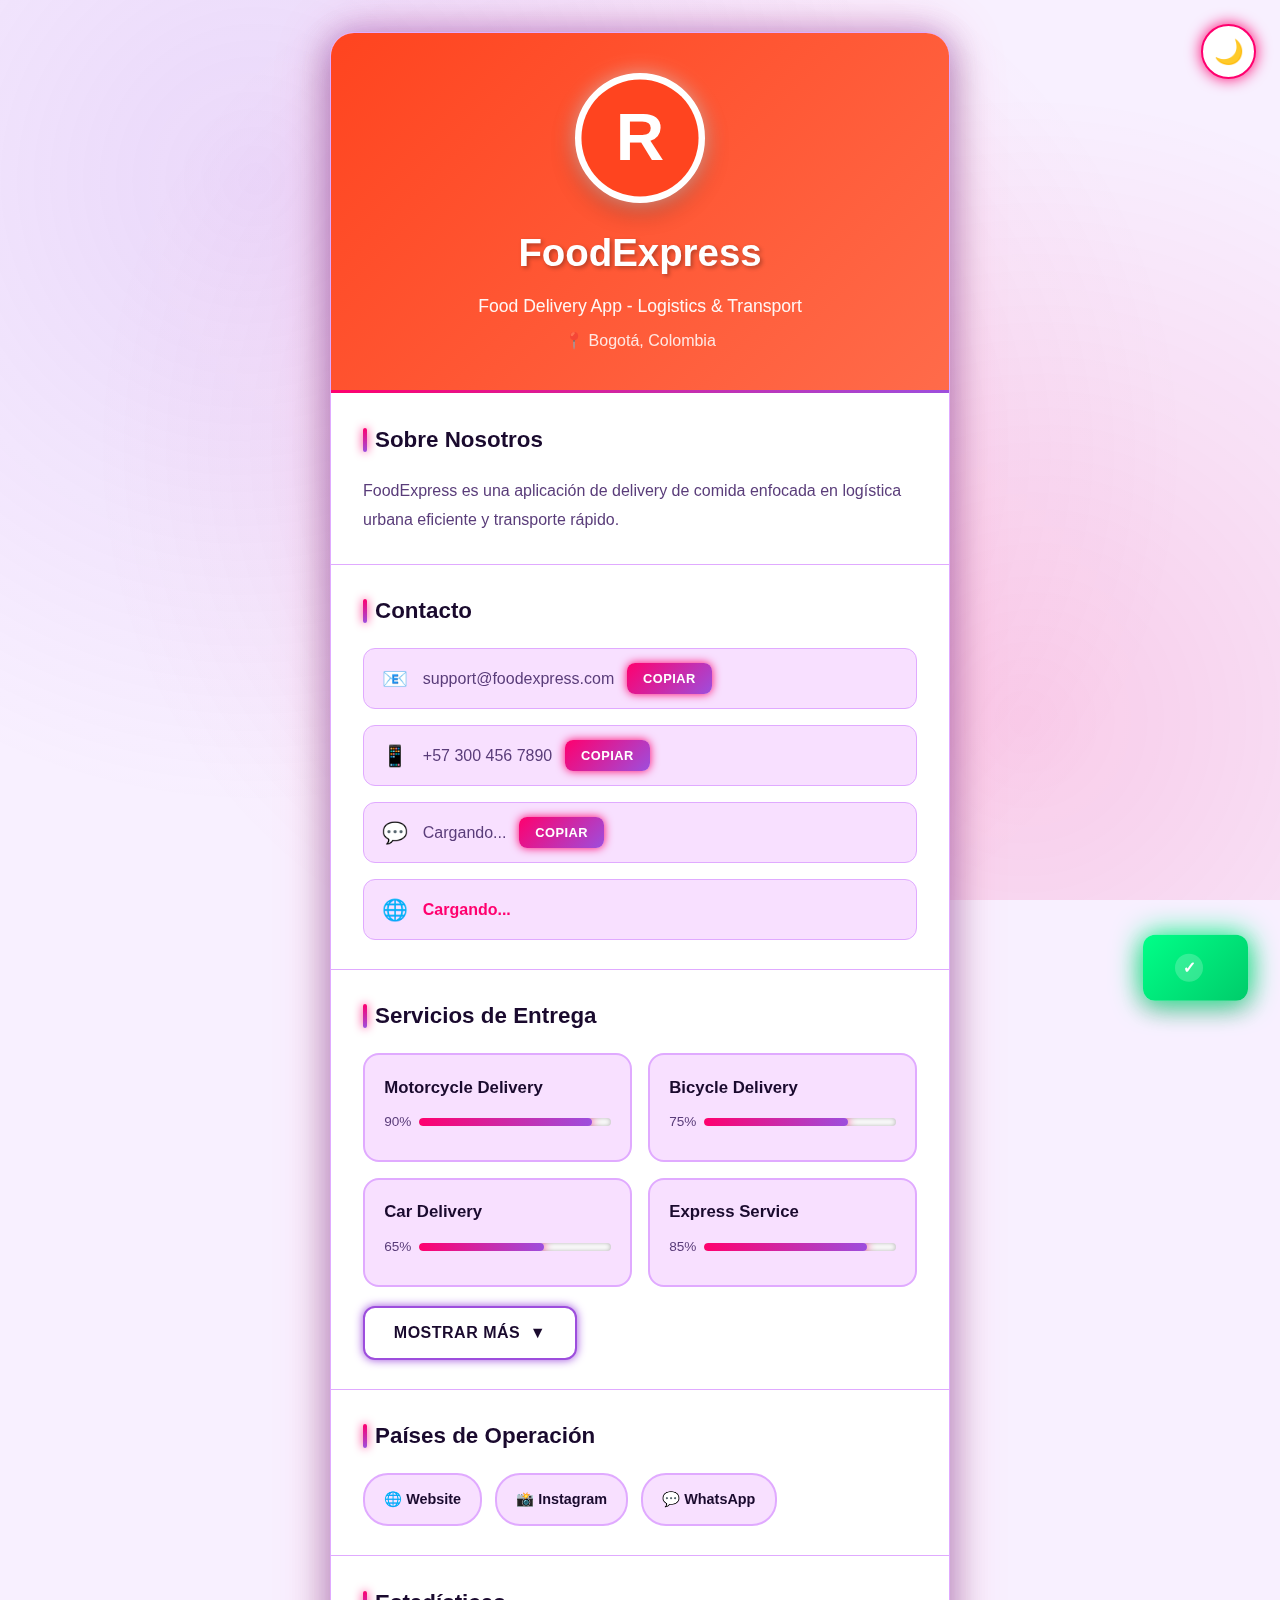
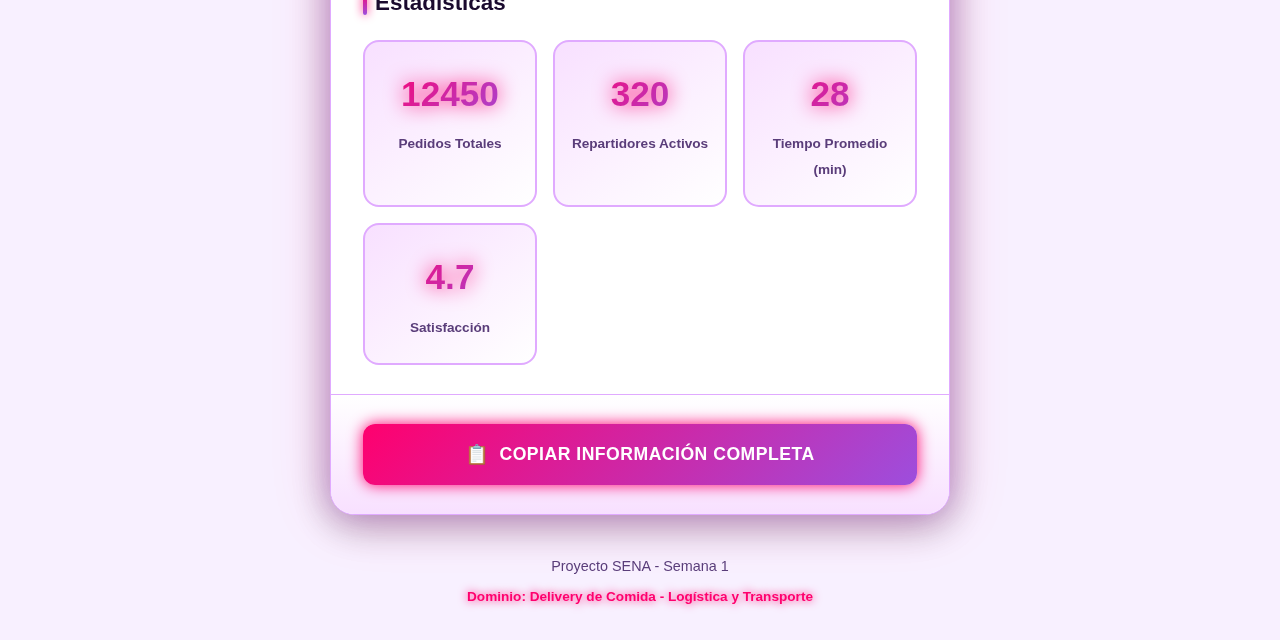
<file: index.html>
<!DOCTYPE html>
<html lang="es">
<head>
  <meta charset="UTF-8">
  <meta name="viewport" content="width=device-width, initial-scale=1.0">
  <title>Rappi - Ficha de Información</title>
  <link rel="stylesheet" href="styles.css">
</head>
<body>
  <div class="container">
    <!-- Botón de cambio de tema -->
    <button id="themeToggle" class="theme-toggle" aria-label="Cambiar tema">
      <span class="theme-icon">🌙</span>
    </button>

    <!-- Tarjeta principal -->
    <div class="card" id="businessCard">
      <!-- Sección de encabezado -->
      <div class="card-header">
        <div class="avatar">
          <!-- Logo Rappi SVG con colores originales -->
          <svg viewBox="0 0 100 100" class="rappi-logo">
            <circle cx="50" cy="50" r="48" fill="#FF441F"/>
            <text x="50" y="68" text-anchor="middle" font-size="55" font-weight="900" fill="white" font-family="Arial Black, sans-serif">R</text>
          </svg>
        </div>
        <div class="header-info">
          <h1 id="userName">Cargando...</h1>
          <p class="title" id="userTitle">Cargando...</p>
          <p class="location" id="userLocation">📍 Cargando...</p>
        </div>
      </div>

      <!-- Sección de descripción -->
      <div class="card-section">
        <h2>Sobre Nosotros</h2>
        <p id="userBio" class="bio">Cargando...</p>
      </div>

      <!-- Sección de contacto -->
      <div class="card-section">
        <h2>Contacto</h2>
        <div class="contact-info">
          <div class="contact-item">
            <span class="icon">📧</span>
            <span id="userEmail">Cargando...</span>
            <button id="copyEmailBtn" class="btn btn-small">Copiar</button>
          </div>
          <div class="contact-item">
            <span class="icon">📱</span>
            <span id="userPhone">Cargando...</span>
            <button id="copyPhoneBtn" class="btn btn-small">Copiar</button>
          </div>
          <div class="contact-item">
            <span class="icon">💬</span>
            <span id="userWhatsapp">Cargando...</span>
            <button id="copyWhatsappBtn" class="btn btn-small">Copiar</button>
          </div>
          <div class="contact-item">
            <span class="icon">🌐</span>
            <a id="userWebsite" href="#" target="_blank" class="website-link">Cargando...</a>
          </div>
        </div>
      </div>

      <!-- Sección de servicios -->
      <div class="card-section">
        <h2>Servicios de Entrega</h2>
        <div id="skillsList" class="skills-list">
          Cargando...
        </div>
        <button id="toggleSkills" class="btn btn-secondary">
          <span class="btn-text">Mostrar más</span>
          <span class="btn-icon">▼</span>
        </button>
      </div>

      <!-- Sección de países de operación -->
      <div class="card-section">
        <h2>Países de Operación</h2>
        <div id="socialLinks" class="social-links">
          Cargando...
        </div>
      </div>

      <!-- Sección de estadísticas -->
      <div class="card-section">
        <h2>Estadísticas</h2>
        <div id="stats" class="stats-grid">
          Cargando...
        </div>
      </div>

      <!-- Botón copiar información completa -->
      <div class="card-section card-actions">
        <button id="copyInfoBtn" class="btn btn-primary">
          <span class="btn-icon-left">📋</span>
          <span>Copiar Información Completa</span>
        </button>
      </div>
    </div>

    <!-- Footer -->
    <footer class="footer">
      <p>Proyecto SENA - Semana 1</p>
      <p class="small">Dominio: Delivery de Comida - Logística y Transporte</p>
    </footer>
  </div>

  <!-- Notificación Toast -->
  <div id="toast" class="toast">
    <span id="toastMessage"></span>
  </div>

  <script src="script.js"></script>
</body>
</html>
</file>
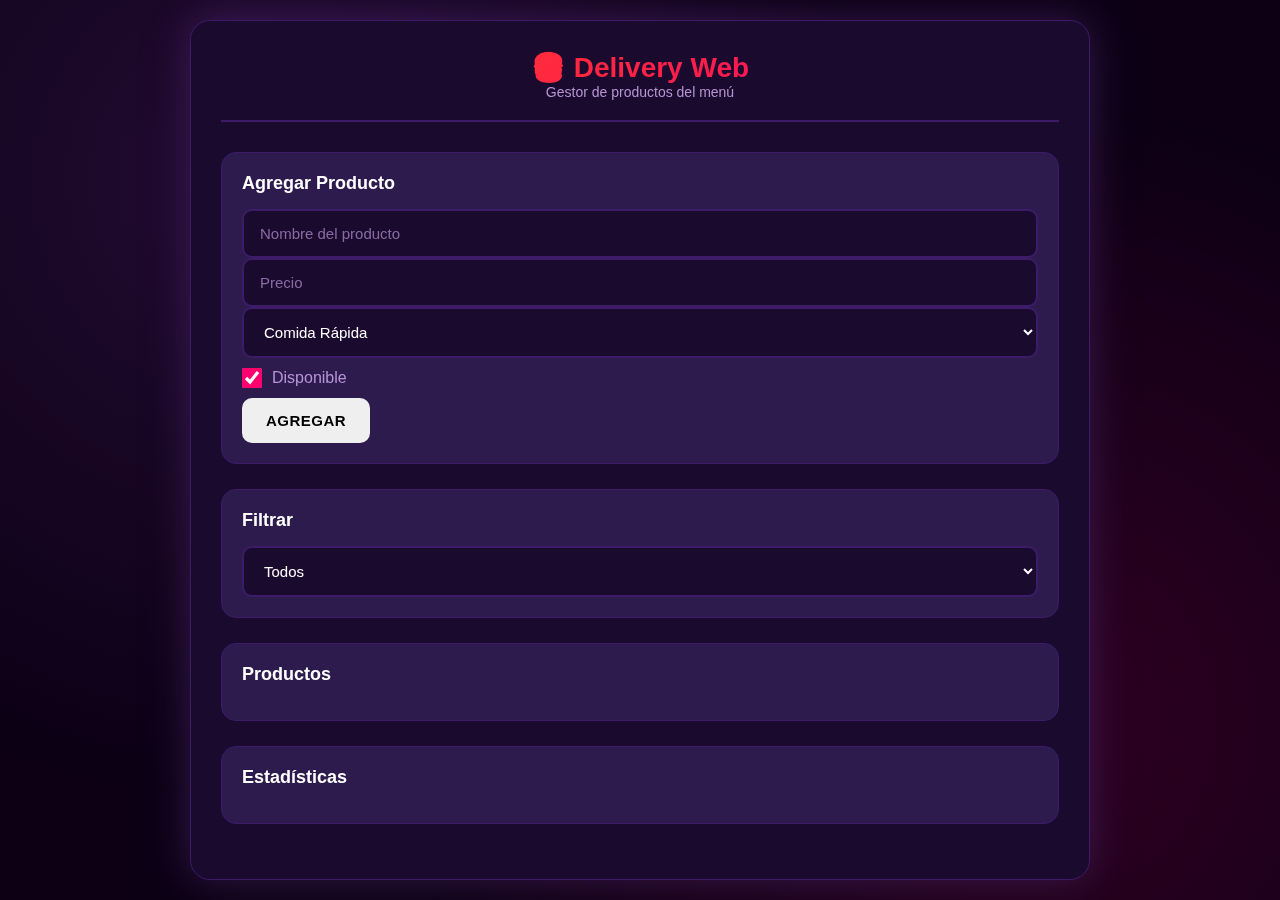
<file: Proyecto Delibery/index.html>
<!DOCTYPE html>
<html lang="es">
<head>
  <meta charset="UTF-8">
  <meta name="viewport" content="width=device-width, initial-scale=1.0">
  <title>Delivery Web - Gestor de Productos</title>
  <link rel="stylesheet" href="styles.css">
</head>

<body>

  <div class="container">

    <header>
      <h1>🍔 Delivery Web</h1>
      <p>Gestor de productos del menú</p>
    </header>

    <!-- FORMULARIO -->
    <section class="form-section">
      <h2>Agregar Producto</h2>

      <form id="productForm">
        <input type="text" id="name" placeholder="Nombre del producto" required>

        <!-- ✅ permite desde 8.000 y cualquier valor -->
        <input
          type="number"
          id="price"
          placeholder="Precio"
          min="8000"
          step="100"
          required
        >

        <select id="category">
          <option value="Comida Rápida">Comida Rápida</option>
          <option value="Bebidas">Bebidas</option>
          <option value="Postres">Postres</option>
        </select>

        <label class="checkbox">
          <input type="checkbox" id="disponible" checked>
          Disponible
        </label>

        <button type="submit" class="btn">Agregar</button>
      </form>
    </section>

    <!-- FILTRO -->
    <section class="filter-section">
      <h2>Filtrar</h2>

      <select id="filterCategoria">
        <option value="Todos">Todos</option>
        <option value="Comida Rápida">Comida Rápida</option>
        <option value="Bebidas">Bebidas</option>
        <option value="Postres">Postres</option>
      </select>
    </section>

    <!-- LISTA -->
    <section>
      <h2>Productos</h2>
      <div id="itemsList" class="product-list"></div>
    </section>

    <!-- ESTADÍSTICAS -->
    <section>
      <h2>Estadísticas</h2>
      <div id="stats" class="stats"></div>
    </section>

  </div>

  <script src="script.js"></script>
</body>
</html>
</file>
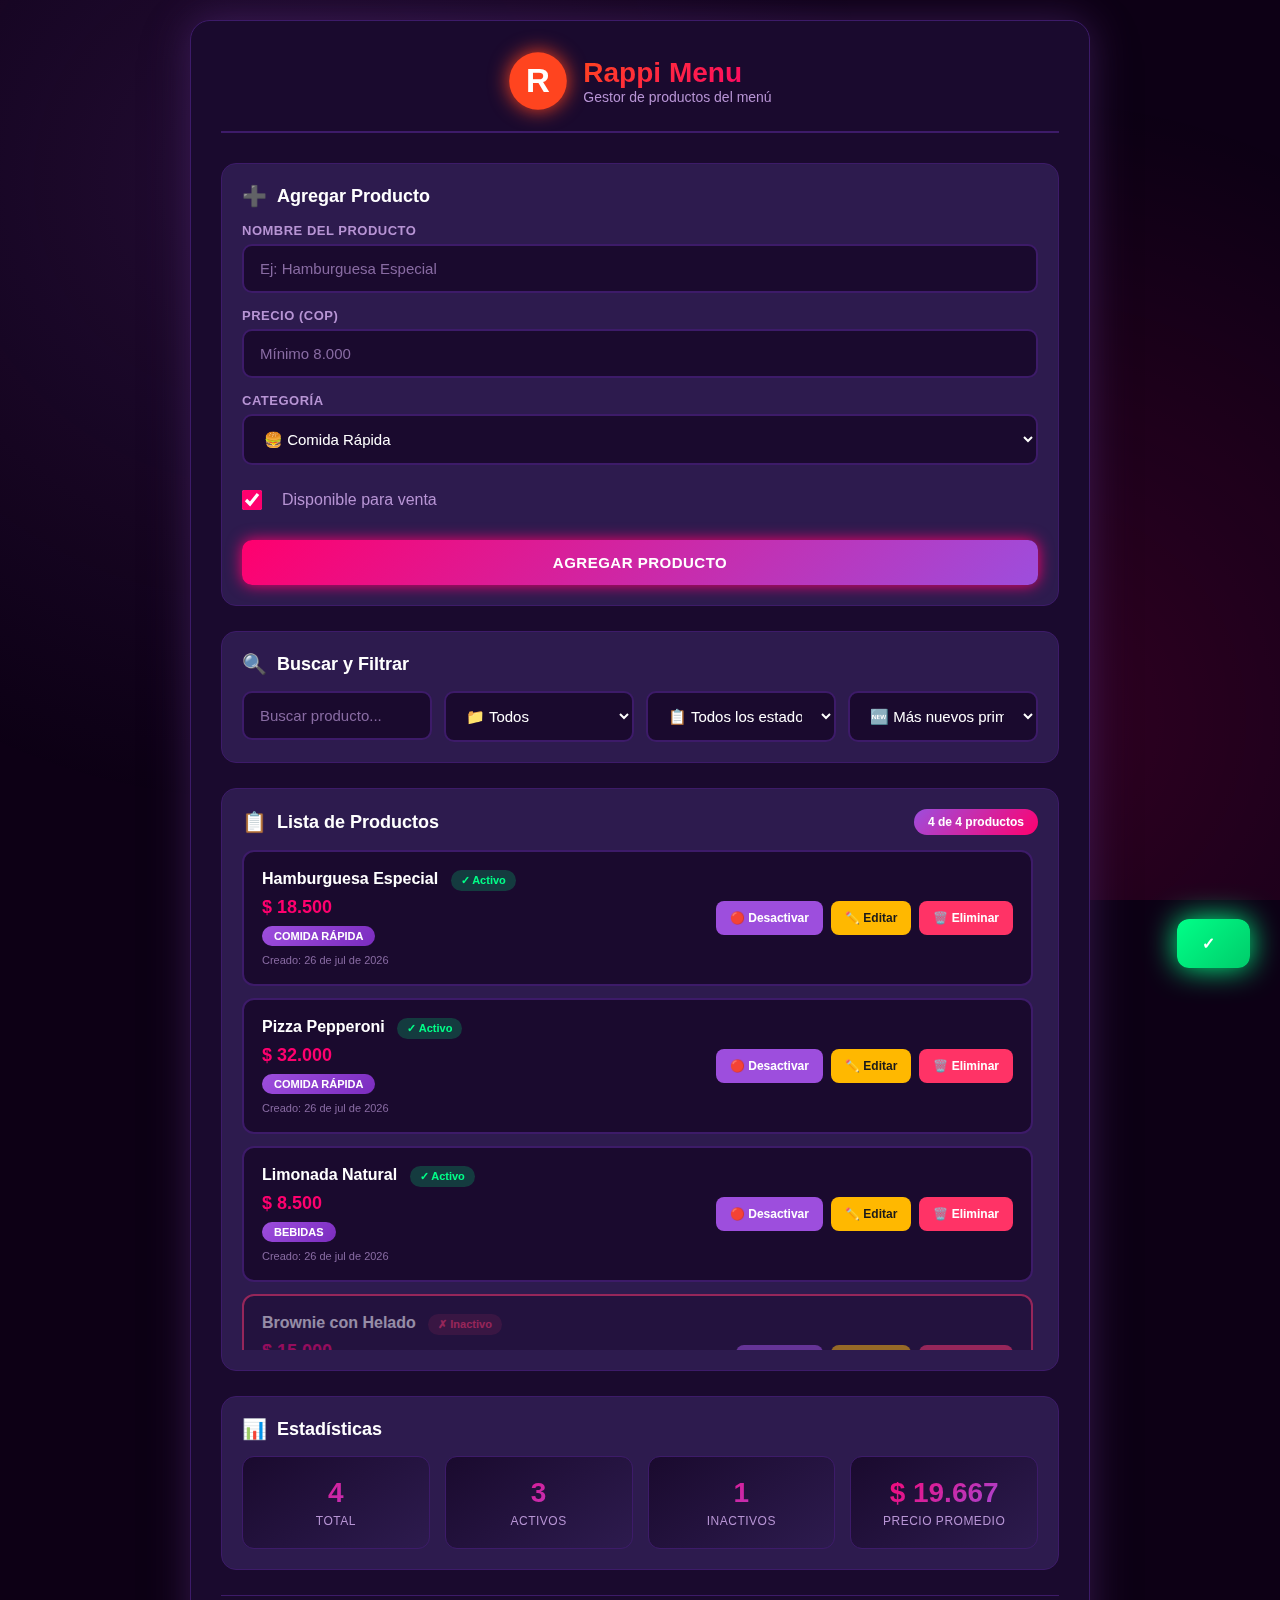
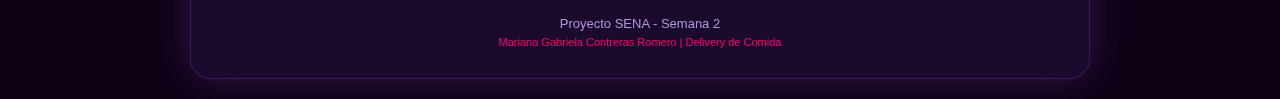
<file: Semana 2/index.html>
<!DOCTYPE html>
<html lang="es">
<head>
  <meta charset="UTF-8">
  <meta name="viewport" content="width=device-width, initial-scale=1.0">
  <title>Rappi Menu - Gestor de Productos</title>
  <link rel="stylesheet" href="styles.css">
</head>

<body>

  <div class="container">

    <!-- Header con Logo -->
    <header>
      <div class="logo-container">
        <svg viewBox="0 0 100 100" class="logo">
          <circle cx="50" cy="50" r="48" fill="#FF441F"/>
          <text x="50" y="68" text-anchor="middle" font-size="55" font-weight="900" fill="white" font-family="Arial Black, sans-serif">R</text>
        </svg>
        <div class="header-text">
          <h1>Rappi Menu</h1>
          <p>Gestor de productos del menú</p>
        </div>
      </div>
    </header>

    <!-- FORMULARIO -->
    <section class="form-section">
      <h2>
        <span class="icon">➕</span>
        <span id="formTitle">Agregar Producto</span>
      </h2>

      <form id="productForm">
        <input type="hidden" id="editId" value="">
        
        <div class="form-group">
          <label for="name">Nombre del producto</label>
          <input type="text" id="name" placeholder="Ej: Hamburguesa Especial" required>
        </div>

        <div class="form-group">
          <label for="price">Precio (COP)</label>
          <input
            type="number"
            id="price"
            placeholder="Mínimo 8.000"
            min="8000"
            step="100"
            required
          >
        </div>

        <div class="form-group">
          <label for="category">Categoría</label>
          <select id="category">
            <option value="Comida Rápida">🍔 Comida Rápida</option>
            <option value="Bebidas">🥤 Bebidas</option>
            <option value="Postres">🍰 Postres</option>
            <option value="Saludable">🥗 Saludable</option>
          </select>
        </div>

        <label class="checkbox">
          <input type="checkbox" id="disponible" checked>
          <span class="checkmark"></span>
          Disponible para venta
        </label>

        <div class="form-buttons">
          <button type="submit" class="btn btn-primary" id="btnSubmit">
            <span>Agregar Producto</span>
          </button>
          <button type="button" class="btn btn-secondary" id="btnCancel" style="display: none;">
            <span>Cancelar</span>
          </button>
        </div>
      </form>
    </section>

    <!-- BUSCADOR Y FILTROS -->
    <section class="filter-section">
      <h2><span class="icon">🔍</span> Buscar y Filtrar</h2>
      
      <div class="filters-container">
        <div class="filter-group">
          <input 
            type="text" 
            id="searchInput" 
            placeholder="Buscar producto..."
          >
        </div>
        
        <div class="filter-group">
          <select id="filterCategoria">
            <option value="Todos">📁 Todos</option>
            <option value="Comida Rápida">🍔 Comida Rápida</option>
            <option value="Bebidas">🥤 Bebidas</option>
            <option value="Postres">🍰 Postres</option>
            <option value="Saludable">🥗 Saludable</option>
          </select>
        </div>
        
        <div class="filter-group">
          <select id="filterEstado">
            <option value="Todos">📋 Todos los estados</option>
            <option value="activos">✅ Solo activos</option>
            <option value="inactivos">❌ Solo inactivos</option>
          </select>
        </div>
        
        <div class="filter-group">
          <select id="sortBy">
            <option value="nuevos">🆕 Más nuevos primero</option>
            <option value="viejos">📅 Más antiguos</option>
            <option value="nombre-asc">🔤 Nombre A-Z</option>
            <option value="nombre-desc">🔤 Nombre Z-A</option>
            <option value="precio-asc">💰 Menor precio</option>
            <option value="precio-desc">💰 Mayor precio</option>
          </select>
        </div>
      </div>
    </section>

    <!-- LISTA DE PRODUCTOS -->
    <section class="products-section">
      <div class="section-header">
        <h2><span class="icon">📋</span> Lista de Productos</h2>
        <span class="product-count" id="productCount">0 productos</span>
      </div>
      <div id="itemsList" class="product-list"></div>
    </section>

    <!-- ESTADÍSTICAS -->
    <section class="stats-section">
      <h2><span class="icon">📊</span> Estadísticas</h2>
      <div id="stats" class="stats-grid"></div>
    </section>

    <!-- Footer -->
    <footer class="footer">
      <p>Proyecto SENA - Semana 2</p>
      <p class="small">Mariana Gabriela Contreras Romero | Delivery de Comida</p>
    </footer>

  </div>

  <!-- Toast Notification -->
  <div id="toast" class="toast">
    <span class="toast-icon">✓</span>
    <span id="toastMessage"></span>
  </div>

  <script src="script.js"></script>
</body>
</html>
</file>
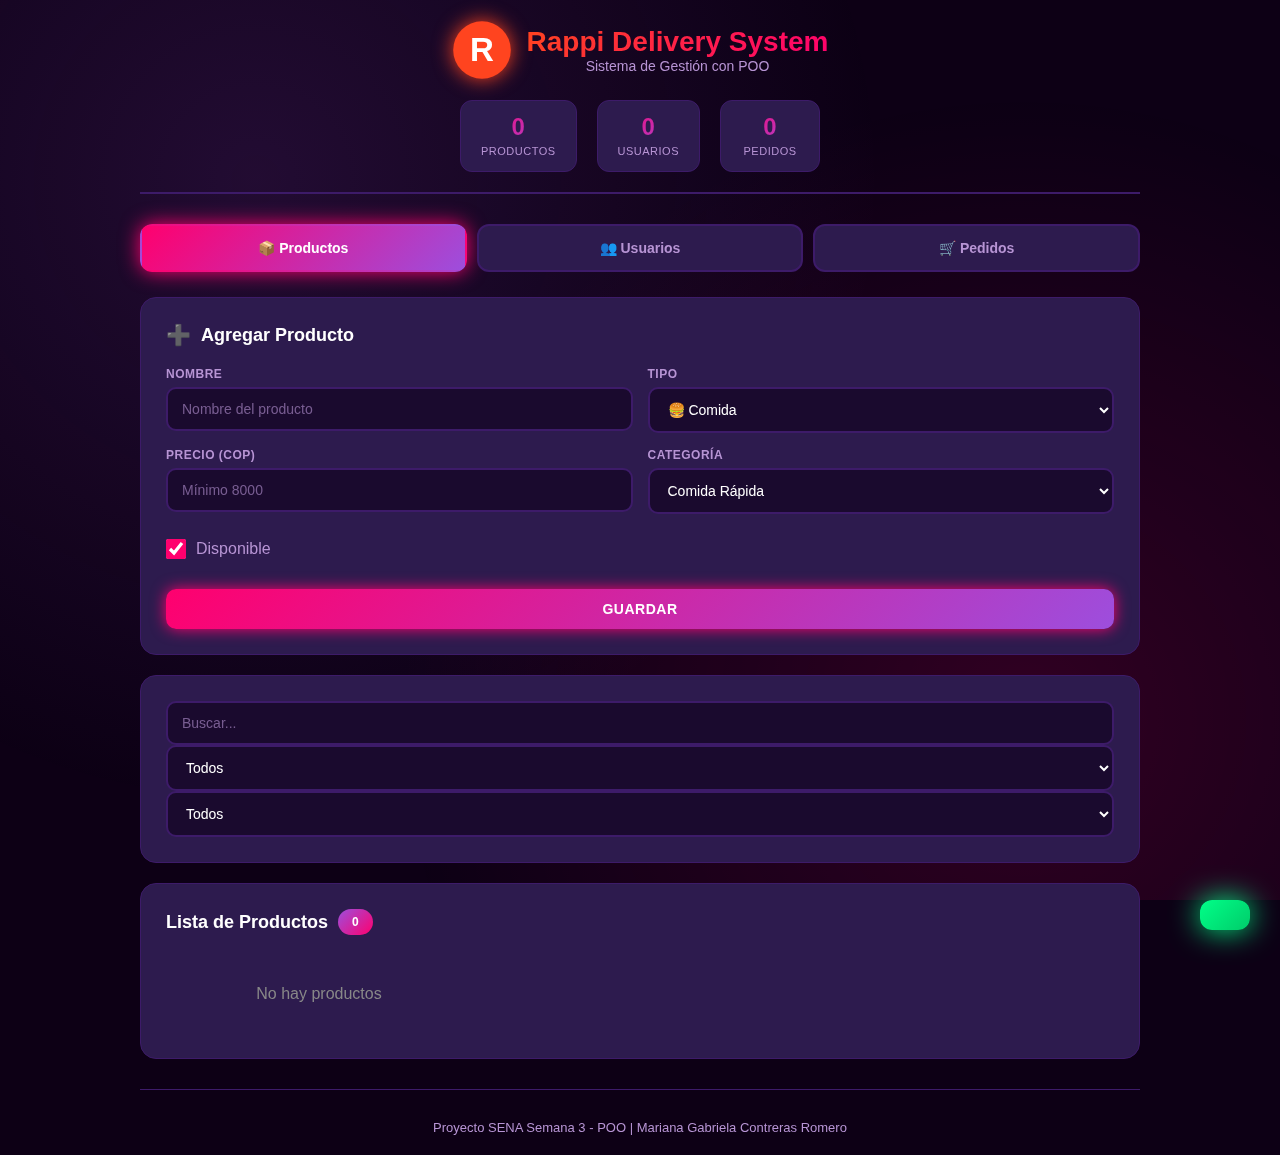
<file: Semana 3/index.html>
<!DOCTYPE html>
<html lang="es">
<head>
  <meta charset="UTF-8">
  <meta name="viewport" content="width=device-width, initial-scale=1.0">
  <title>Rappi Delivery System - POO</title>
  <link rel="stylesheet" href="styles.css">
</head>
<body>

  <div class="container">
    <!-- Header -->
    <header>
      <div class="logo-container">
        <svg viewBox="0 0 100 100" class="logo">
          <circle cx="50" cy="50" r="48" fill="#FF441F"/>
          <text x="50" y="68" text-anchor="middle" font-size="55" font-weight="900" fill="white" font-family="Arial Black, sans-serif">R</text>
        </svg>
        <div class="header-text">
          <h1>Rappi Delivery System</h1>
          <p>Sistema de Gestión con POO</p>
        </div>
      </div>
      <div class="quick-stats" id="quickStats">
        <div class="stat-badge">
          <span class="stat-number" id="totalItems">0</span>
          <span class="stat-label">Productos</span>
        </div>
        <div class="stat-badge">
          <span class="stat-number" id="totalUsers">0</span>
          <span class="stat-label">Usuarios</span>
        </div>
        <div class="stat-badge">
          <span class="stat-number" id="totalOrders">0</span>
          <span class="stat-label">Pedidos</span>
        </div>
      </div>
    </header>

    <!-- Tabs -->
    <nav class="tabs">
      <button class="tab active" data-tab="items">📦 Productos</button>
      <button class="tab" data-tab="users">👥 Usuarios</button>
      <button class="tab" data-tab="orders">🛒 Pedidos</button>
    </nav>

    <!-- PRODUCTOS -->
    <section class="tab-content active" id="items-tab">
      <div class="form-section">
        <h2><span class="icon">➕</span> <span id="itemFormTitle">Agregar Producto</span></h2>
        <form id="itemForm">
          <input type="hidden" id="editItemId" value="">
          <div class="form-row">
            <div class="form-group">
              <label>Nombre</label>
              <input type="text" id="itemName" placeholder="Nombre del producto" required>
            </div>
            <div class="form-group">
              <label>Tipo</label>
              <select id="itemType">
                <option value="FoodItem">🍔 Comida</option>
                <option value="BeverageItem">🥤 Bebida</option>
                <option value="DessertItem">🍰 Postre</option>
              </select>
            </div>
          </div>
          <div class="form-row">
            <div class="form-group">
              <label>Precio (COP)</label>
              <input type="number" id="itemPrice" placeholder="Mínimo 8000" min="8000" required>
            </div>
            <div class="form-group">
              <label>Categoría</label>
              <select id="itemCategory">
                <option value="Comida Rápida">Comida Rápida</option>
                <option value="Tradicional">Tradicional</option>
                <option value="Internacional">Internacional</option>
              </select>
            </div>
          </div>
          <label class="checkbox">
            <input type="checkbox" id="itemActive" checked> Disponible
          </label>
          <div class="form-buttons">
            <button type="submit" class="btn btn-primary" id="btnSaveItem">Guardar</button>
            <button type="button" class="btn btn-secondary" id="btnCancelItem" style="display:none;">Cancelar</button>
          </div>
        </form>
      </div>
      <div class="filter-section">
        <input type="text" id="searchItems" placeholder="Buscar...">
        <select id="filterItemType"><option value="Todos">Todos</option><option value="FoodItem">Comidas</option><option value="BeverageItem">Bebidas</option><option value="DessertItem">Postres</option></select>
        <select id="filterItemStatus"><option value="Todos">Todos</option><option value="active">Activos</option><option value="inactive">Inactivos</option></select>
      </div>
      <div class="list-section">
        <h2>Lista de Productos <span class="item-count" id="itemCount">0</span></h2>
        <div id="itemsList" class="items-grid"></div>
      </div>
    </section>

    <!-- USUARIOS -->
    <section class="tab-content" id="users-tab">
      <div class="form-section">
        <h2><span class="icon">👤</span> <span id="userFormTitle">Agregar Usuario</span></h2>
        <form id="userForm">
          <input type="hidden" id="editUserId" value="">
          <div class="form-row">
            <div class="form-group">
              <label>Nombre</label>
              <input type="text" id="userName" placeholder="Nombre completo" required>
            </div>
            <div class="form-group">
              <label>Email</label>
              <input type="email" id="userEmail" placeholder="correo@ejemplo.com" required>
            </div>
          </div>
          <div class="form-row">
            <div class="form-group">
              <label>Teléfono</label>
              <input type="tel" id="userPhone" placeholder="3001234567" required>
            </div>
            <div class="form-group">
              <label>Rol</label>
              <select id="userRole">
                <option value="Customer">Cliente</option>
                <option value="Driver">Repartidor</option>
                <option value="Admin">Administrador</option>
              </select>
            </div>
          </div>
          <label class="checkbox">
            <input type="checkbox" id="userActive" checked> Activo
          </label>
          <div class="form-buttons">
            <button type="submit" class="btn btn-primary" id="btnSaveUser">Guardar</button>
            <button type="button" class="btn btn-secondary" id="btnCancelUser" style="display:none;">Cancelar</button>
          </div>
        </form>
      </div>
      <div class="filter-section">
        <input type="text" id="searchUsers" placeholder="Buscar...">
        <select id="filterUserRole"><option value="Todos">Todos</option><option value="Customer">Clientes</option><option value="Driver">Repartidores</option><option value="Admin">Admins</option></select>
      </div>
      <div class="list-section">
        <h2>Lista de Usuarios <span class="item-count" id="userCount">0</span></h2>
        <div id="usersList" class="items-grid"></div>
      </div>
    </section>

    <!-- PEDIDOS -->
    <section class="tab-content" id="orders-tab">
      <div class="form-section">
        <h2><span class="icon">🛒</span> Crear Pedido</h2>
        <form id="orderForm">
          <div class="form-row">
            <div class="form-group">
              <label>Cliente</label>
              <select id="orderCustomer" required><option value="">Seleccionar...</option></select>
            </div>
            <div class="form-group">
              <label>Repartidor</label>
              <select id="orderDriver" required><option value="">Seleccionar...</option></select>
            </div>
          </div>
          <div class="form-group">
            <label>Dirección de entrega</label>
            <input type="text" id="orderAddress" placeholder="Dirección" required>
          </div>
          <div class="form-group">
            <label>Productos (selecciona)</label>
            <div id="orderItemsList" class="order-items-selector"></div>
          </div>
          <div class="order-summary">
            <div class="summary-row"><span>Subtotal:</span><span id="orderSubtotal">$0</span></div>
            <div class="summary-row"><span>Envío:</span><span id="orderDelivery">$5.000</span></div>
            <div class="summary-row total"><span>Total:</span><span id="orderTotal">$5.000</span></div>
          </div>
          <div class="form-buttons">
            <button type="submit" class="btn btn-primary">Crear Pedido</button>
          </div>
        </form>
      </div>
      <div class="filter-section">
        <select id="filterOrderStatus">
          <option value="Todos">Todos</option>
          <option value="Pendiente">Pendiente</option>
          <option value="En Camino">En Camino</option>
          <option value="Entregado">Entregado</option>
        </select>
      </div>
      <div class="list-section">
        <h2>Lista de Pedidos <span class="item-count" id="orderCount">0</span></h2>
        <div id="ordersList" class="orders-list"></div>
      </div>
    </section>

    <footer class="footer">
      <p>Proyecto SENA Semana 3 - POO | Mariana Gabriela Contreras Romero</p>
    </footer>
  </div>

  <div id="toast" class="toast"><span id="toastMsg"></span></div>
  <script src="script.js"></script>
</body>
</html>
</file>
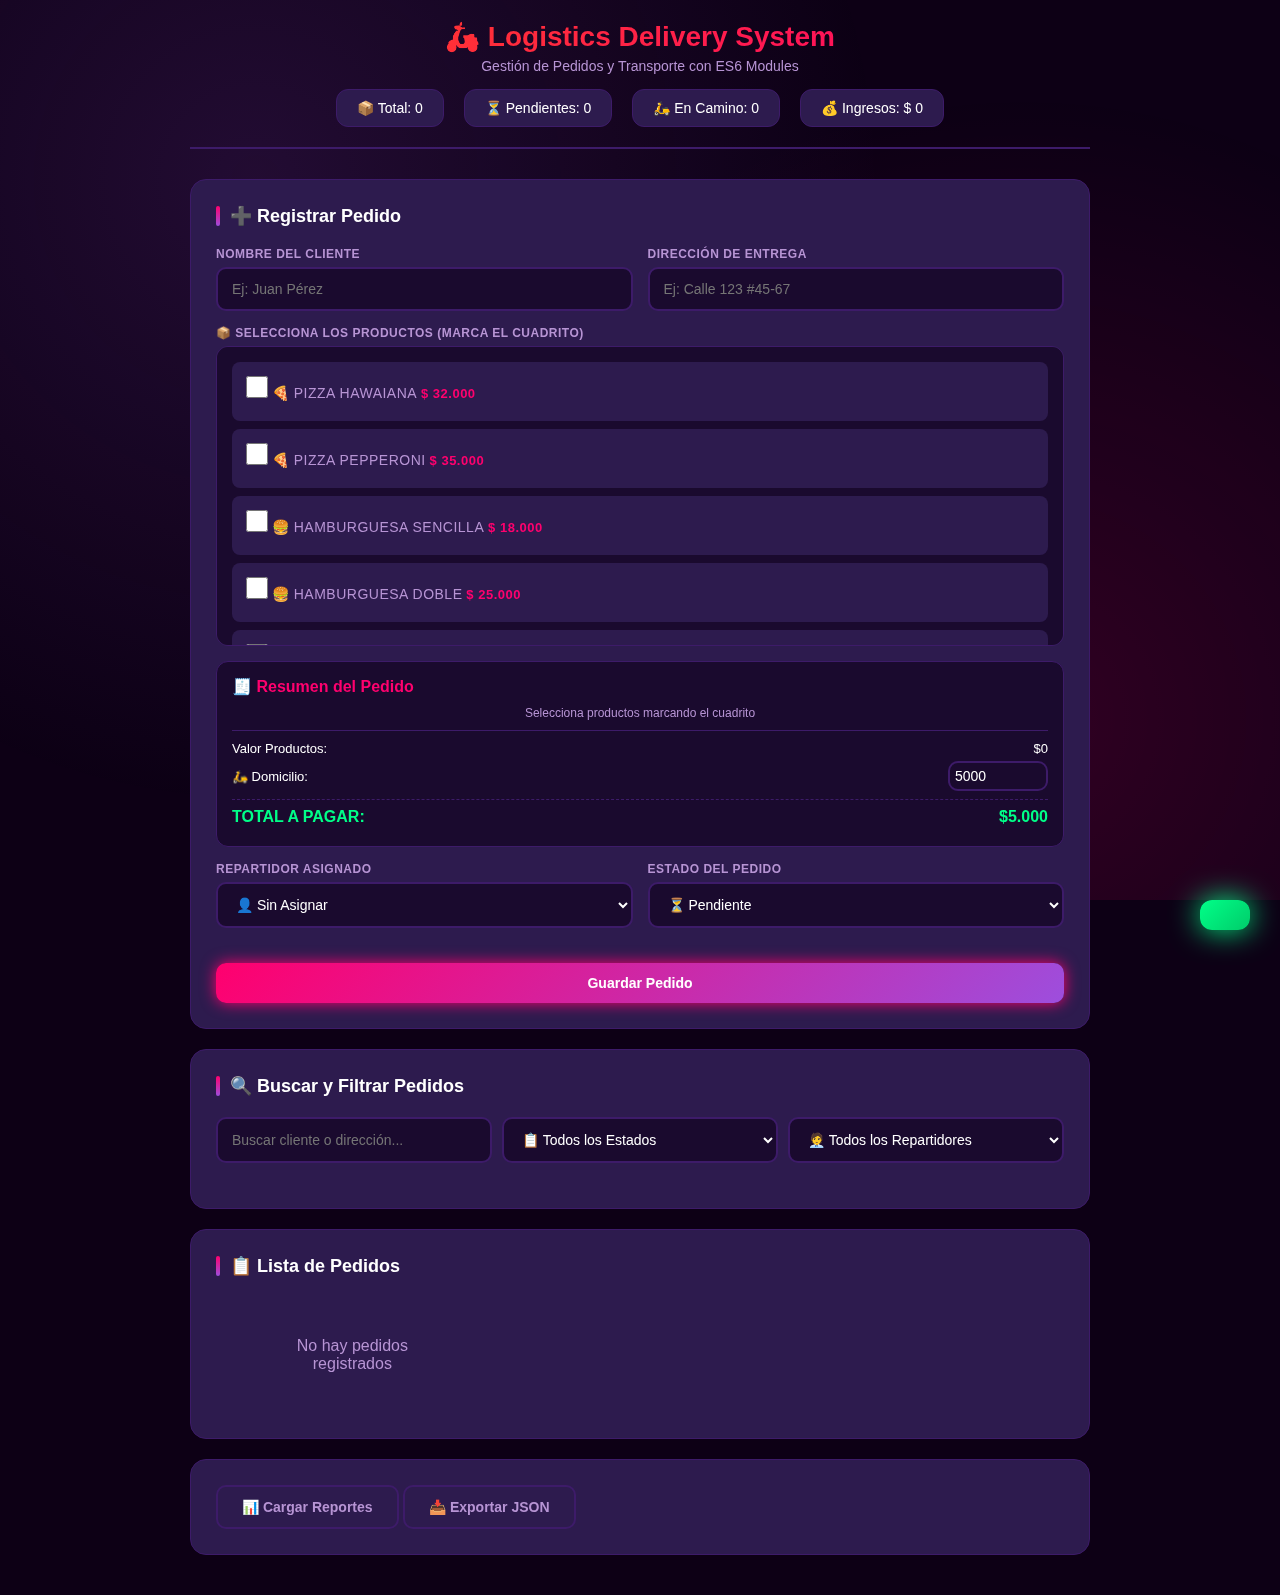
<file: Semana 4/index.html>
<!DOCTYPE html>
<html lang="es">
<head>
  <meta charset="UTF-8">
  <meta name="viewport" content="width=device-width, initial-scale=1.0">
  <title>Logistics Delivery System - Semana 4</title>
  <link rel="stylesheet" href="styles.css">
</head>
<body>
  <div class="container">
    
    <!-- Header -->
    <header class="header">
      <h1>🛵 Logistics Delivery System</h1>
      <p>Gestión de Pedidos y Transporte con ES6 Modules</p>
      <div class="stats-bar" id="quickStats"></div>
    </header>

    <!-- Formulario -->
    <section class="form-section">
      <h2>➕ Registrar Pedido</h2>
      <form id="itemForm" class="form">
        <input type="hidden" id="editId" value="">
        
        <!-- Cliente y Dirección -->
        <div class="form-row">
          <div class="form-group">
            <label>Nombre del Cliente</label>
            <input type="text" id="itemName" placeholder="Ej: Juan Pérez" required>
          </div>
          <div class="form-group">
            <label>Dirección de Entrega</label>
            <input type="text" id="itemAddress" placeholder="Ej: Calle 123 #45-67" required>
          </div>
        </div>

        <!-- Menú de Productos (Aquí salen los cuadritos) -->
        <div class="form-group">
          <label>📦 Selecciona los Productos (Marca el cuadrito)</label>
          <div id="productSelector" class="product-list-container">
            <!-- JavaScript pondrá los productos aquí automáticamente -->
            <p style="color:var(--text-secondary)">Cargando menú...</p>
          </div>
        </div>

        <!-- Resumen del Pedido -->
        <div class="order-summary-box">
          <h4>🧾 Resumen del Pedido</h4>
          <div id="orderSummaryList" class="order-summary-list">
            <p class="placeholder-text">Selecciona productos marcando el cuadrito</p>
          </div>
          <div class="summary-totals">
            <div class="summary-row">
              <span>Valor Productos:</span>
              <span id="displayProductsCost">$0</span>
            </div>
            <div class="summary-row">
              <span>🛵 Domicilio:</span>
              <input type="number" id="itemDeliveryCost" value="5000" min="0" style="width:100px; padding:5px;">
            </div>
            <div class="summary-row total">
              <span><strong>TOTAL A PAGAR:</strong></span>
              <span id="displayTotalCost"><strong>$5.000</strong></span>
            </div>
          </div>
          <!-- Campos ocultos para enviar el formulario -->
          <input type="hidden" id="itemProductsCost" value="0">
          <input type="hidden" id="itemOrderDetails" value="">
        </div>
        
        <!-- Repartidor y Estado -->
        <div class="form-row">
          <div class="form-group">
            <label>Repartidor Asignado</label>
            <select id="itemDriver">
              <option value="Sin Asignar">👤 Sin Asignar</option>
              <option value="Carlos">🏍️ Carlos</option>
              <option value="María">🛵 María</option>
              <option value="Pedro">🚲 Pedro</option>
              <option value="Laura">🛵 Laura</option>
              <option value="Andrés">🏍️ Andrés</option>
              <option value="Sofia">🚲 Sofia</option>
            </select>
          </div>
          <div class="form-group">
            <label>Estado del Pedido</label>
            <select id="itemCategory">
              <option value="Pendiente">⏳ Pendiente</option>
              <option value="En Camino">🛵 En Camino</option>
              <option value="Entregado">✅ Entregado</option>
              <option value="Cancelado">❌ Cancelado</option>
            </select>
          </div>
        </div>
        
        <div class="form-buttons">
          <button type="submit" class="btn btn-primary" id="btnSave">Guardar Pedido</button>
          <button type="button" class="btn btn-secondary" id="btnCancel" style="display:none;">Cancelar</button>
        </div>
      </form>
    </section>

    <!-- Filtros -->
    <section class="filter-section">
      <h2>🔍 Buscar y Filtrar Pedidos</h2>
      <div class="filters">
        <input type="text" id="searchInput" placeholder="Buscar cliente o dirección...">
        <select id="filterCategory">
          <option value="Todas">📋 Todos los Estados</option>
          <option value="Pendiente">⏳ Pendientes</option>
          <option value="En Camino">🛵 En Camino</option>
          <option value="Entregado">✅ Entregados</option>
          <option value="Cancelado">❌ Cancelados</option>
        </select>
        <select id="filterDriver">
          <option value="Todos">🧑‍💼 Todos los Repartidores</option>
          <option value="Sin Asignar">👤 Sin Asignar</option>
          <option value="Carlos">🏍️ Carlos</option>
          <option value="María">🛵 María</option>
          <option value="Pedro">🚲 Pedro</option>
          <option value="Laura">🛵 Laura</option>
          <option value="Andrés">🏍️ Andrés</option>
          <option value="Sofia">🚲 Sofia</option>
        </select>
      </div>
    </section>

    <!-- Lista de Pedidos -->
    <section class="list-section">
      <h2>📋 Lista de Pedidos</h2>
      <div id="itemsList" class="items-grid"></div>
    </section>

    <!-- Features -->
    <section class="features-btns">
       <button class="btn btn-secondary" id="btnReports">📊 Cargar Reportes</button>
       <button class="btn btn-secondary" id="btnExport">📥 Exportar JSON</button>
    </section>

    <!-- Reportes -->
    <section id="reportsContainer" class="reports-section hidden"></section>

  </div>

  <div id="toast" class="toast"></div>
  
  <!-- Módulo Principal -->
  <script type="module" src="./starter/main.js"></script>
</body>
</html>
</file>
<file: styles.css>
/* ============================================
   Variables CSS - Colores Neón Morado/Rosado
   Logo Rappi mantiene su color original (#FF441F)
   ============================================ */
:root {
  /* Color original del logo Rappi */
  --rappi-orange: #FF441F;
  
  /* Colores neón para la interfaz */
  --neon-purple: #9D4EDD;
  --neon-pink: #FF006E;
  --neon-magenta: #F72585;
  --neon-violet: #7B2CBF;
  --neon-light: #E0AAFF;
  
  /* Tema oscuro (por defecto) */
  --bg-primary: #0D0015;
  --bg-secondary: #1A0A2E;
  --text-primary: #FFFFFF;
  --text-secondary: #B794D4;
  --accent: #FF006E;
  --accent-secondary: #9D4EDD;
  --accent-hover: #F72585;
  --accent-light: #2D1B4E;
  --border: #3D1B69;
  --shadow: rgba(157, 78, 221, 0.3);
  --success: #00FF88;
  --transition: 0.3s ease;
  --transition-slow: 0.5s ease;
}

[data-theme="light"] {
  --bg-primary: #F8F0FF;
  --bg-secondary: #FFFFFF;
  --text-primary: #1A0A2E;
  --text-secondary: #5A3D7A;
  --border: #E0AAFF;
  --shadow: rgba(157, 78, 221, 0.2);
  --accent-light: #F8E0FF;
}

/* ============================================
   Animaciones Neón
   ============================================ */
@keyframes fadeIn {
  from { opacity: 0; transform: translateY(20px); }
  to { opacity: 1; transform: translateY(0); }
}

@keyframes neonPulse {
  0%, 100% { 
    box-shadow: 0 0 5px var(--neon-pink), 0 0 10px var(--neon-pink), 0 0 20px var(--neon-pink);
  }
  50% { 
    box-shadow: 0 0 10px var(--neon-pink), 0 0 20px var(--neon-pink), 0 0 40px var(--neon-pink);
  }
}

@keyframes neonPulsePurple {
  0%, 100% { 
    box-shadow: 0 0 5px var(--neon-purple), 0 0 10px var(--neon-purple);
  }
  50% { 
    box-shadow: 0 0 10px var(--neon-purple), 0 0 20px var(--neon-purple), 0 0 30px var(--neon-purple);
  }
}

@keyframes gradientShift {
  0% { background-position: 0% 50%; }
  50% { background-position: 100% 50%; }
  100% { background-position: 0% 50%; }
}

@keyframes borderGlow {
  0%, 100% { border-color: var(--neon-pink); box-shadow: 0 0 10px var(--neon-pink); }
  50% { border-color: var(--neon-purple); box-shadow: 0 0 10px var(--neon-purple); }
}

@keyframes shimmer {
  0% { background-position: -200% center; }
  100% { background-position: 200% center; }
}

/* ============================================
   Reset y Estilos Base
   ============================================ */
* {
  margin: 0;
  padding: 0;
  box-sizing: border-box;
}

body {
  font-family: 'Segoe UI', -apple-system, BlinkMacSystemFont, Roboto, Oxygen, Ubuntu, sans-serif;
  background: var(--bg-primary);
  color: var(--text-primary);
  line-height: 1.6;
  transition: background var(--transition-slow), color var(--transition-slow);
  min-height: 100vh;
}

/* Fondo con gradientes neón */
body::before {
  content: '';
  position: fixed;
  top: 0;
  left: 0;
  width: 100%;
  height: 100%;
  background: 
    radial-gradient(circle at 20% 20%, rgba(157, 78, 221, 0.15) 0%, transparent 50%),
    radial-gradient(circle at 80% 80%, rgba(255, 0, 110, 0.15) 0%, transparent 50%),
    radial-gradient(circle at 50% 50%, rgba(247, 37, 133, 0.1) 0%, transparent 70%);
  pointer-events: none;
  z-index: 0;
}

/* ============================================
   Contenedor y Layout
   ============================================ */
.container {
  position: relative;
  z-index: 1;
  max-width: 800px;
  margin: 0 auto;
  padding: 2rem 1rem;
  min-height: 100vh;
  display: flex;
  flex-direction: column;
  align-items: center;
}

/* ============================================
   Botón de Cambio de Tema - Neón
   ============================================ */
.theme-toggle {
  position: fixed;
  top: 1.5rem;
  right: 1.5rem;
  background: var(--bg-secondary);
  border: 2px solid var(--neon-pink);
  border-radius: 50%;
  width: 55px;
  height: 55px;
  cursor: pointer;
  font-size: 1.5rem;
  display: flex;
  align-items: center;
  justify-content: center;
  box-shadow: 0 0 15px var(--neon-pink);
  transition: all var(--transition);
  z-index: 1000;
  animation: neonPulse 2s ease-in-out infinite;
}

.theme-toggle:hover {
  transform: scale(1.15) rotate(15deg);
  box-shadow: 0 0 25px var(--neon-pink), 0 0 50px var(--neon-pink);
}

.theme-toggle:active {
  transform: scale(0.95);
}

/* ============================================
   Tarjeta Principal
   ============================================ */
.card {
  background: var(--bg-secondary);
  border-radius: 24px;
  box-shadow: 
    0 0 30px rgba(157, 78, 221, 0.3),
    0 0 60px rgba(255, 0, 110, 0.2),
    0 10px 40px rgba(0, 0, 0, 0.3);
  overflow: hidden;
  width: 100%;
  max-width: 620px;
  transition: all var(--transition-slow);
  animation: fadeIn 0.8s ease-out;
  border: 1px solid var(--border);
}

.card:hover {
  box-shadow: 
    0 0 40px rgba(157, 78, 221, 0.5),
    0 0 80px rgba(255, 0, 110, 0.3),
    0 20px 60px rgba(0, 0, 0, 0.4);
  transform: translateY(-5px);
}

/* ============================================
   Encabezado de la Tarjeta - Color Rappi Original
   ============================================ */
.card-header {
  background: linear-gradient(135deg, var(--rappi-orange) 0%, #FF6B4A 50%, var(--rappi-orange) 100%);
  background-size: 200% 200%;
  animation: gradientShift 5s ease infinite;
  padding: 2.5rem 2rem;
  text-align: center;
  color: white;
  position: relative;
  overflow: hidden;
}

.card-header::after {
  content: '';
  position: absolute;
  bottom: 0;
  left: 0;
  right: 0;
  height: 3px;
  background: linear-gradient(90deg, var(--neon-pink), var(--neon-purple), var(--neon-pink));
  background-size: 200% 100%;
  animation: gradientShift 3s linear infinite;
}

/* ============================================
   Logo Rappi - Color Original Naranja
   ============================================ */
.avatar {
  width: 130px;
  height: 130px;
  margin: 0 auto 1.2rem;
  border-radius: 50%;
  overflow: hidden;
  border: 4px solid white;
  box-shadow: 
    0 0 20px rgba(255, 255, 255, 0.5),
    0 8px 25px rgba(0, 0, 0, 0.3);
  background: white;
  display: flex;
  align-items: center;
  justify-content: center;
  position: relative;
  z-index: 1;
  transition: all var(--transition);
}

.avatar:hover {
  transform: scale(1.1);
  box-shadow: 
    0 0 30px rgba(255, 255, 255, 0.6),
    0 0 60px var(--neon-pink);
}

.rappi-logo {
  width: 100%;
  height: 100%;
}

.header-info {
  position: relative;
  z-index: 1;
}

.header-info h1 {
  font-size: 2.4rem;
  margin-bottom: 0.5rem;
  font-weight: 800;
  text-shadow: 2px 2px 4px rgba(0,0,0,0.3);
}

.title {
  font-size: 1.1rem;
  opacity: 0.95;
  margin-bottom: 0.5rem;
  font-weight: 500;
}

.location {
  font-size: 1rem;
  opacity: 0.85;
}

/* ============================================
   Secciones de la Tarjeta
   ============================================ */
.card-section {
  padding: 1.8rem 2rem;
  border-bottom: 1px solid var(--border);
  animation: fadeIn 0.6s ease-out backwards;
}

.card-section:nth-child(2) { animation-delay: 0.1s; }
.card-section:nth-child(3) { animation-delay: 0.2s; }
.card-section:nth-child(4) { animation-delay: 0.3s; }
.card-section:nth-child(5) { animation-delay: 0.4s; }
.card-section:nth-child(6) { animation-delay: 0.5s; }
.card-section:nth-child(7) { animation-delay: 0.6s; }

.card-section:last-child {
  border-bottom: none;
}

.card-section h2 {
  font-size: 1.4rem;
  margin-bottom: 1.2rem;
  color: var(--text-primary);
  display: flex;
  align-items: center;
  gap: 0.5rem;
}

.card-section h2::before {
  content: '';
  display: block;
  width: 4px;
  height: 24px;
  background: linear-gradient(180deg, var(--neon-pink), var(--neon-purple));
  border-radius: 2px;
  box-shadow: 0 0 10px var(--neon-pink);
}

.bio {
  color: var(--text-secondary);
  line-height: 1.8;
  font-size: 1rem;
}

/* ============================================
   Sección de Contacto
   ============================================ */
.contact-info {
  display: flex;
  flex-direction: column;
  gap: 1rem;
}

.contact-item {
  display: flex;
  align-items: center;
  gap: 0.8rem;
  color: var(--text-secondary);
  padding: 0.8rem 1rem;
  background: var(--accent-light);
  border-radius: 12px;
  border: 1px solid var(--border);
  transition: all var(--transition);
}

.contact-item:hover {
  background: linear-gradient(135deg, var(--accent-light), var(--bg-secondary));
  transform: translateX(8px);
  box-shadow: 0 0 15px var(--neon-purple);
  border-color: var(--neon-purple);
}

.icon {
  font-size: 1.3rem;
  min-width: 30px;
  text-align: center;
}

.website-link {
  color: var(--neon-pink);
  text-decoration: none;
  font-weight: 600;
  transition: all var(--transition);
}

.website-link:hover {
  text-decoration: underline;
  text-shadow: 0 0 10px var(--neon-pink);
}

/* ============================================
   Sección de Servicios
   ============================================ */
.skills-list {
  display: grid;
  grid-template-columns: repeat(auto-fill, minmax(220px, 1fr));
  gap: 1rem;
  margin-bottom: 1.2rem;
}

.skill-item {
  background: var(--accent-light);
  padding: 1.2rem;
  border-radius: 16px;
  border: 2px solid var(--border);
  transition: all var(--transition);
  position: relative;
  overflow: hidden;
}

.skill-item::before {
  content: '';
  position: absolute;
  top: 0;
  left: -100%;
  width: 100%;
  height: 100%;
  background: linear-gradient(90deg, transparent, rgba(255,255,255,0.1), transparent);
  transition: left 0.5s ease;
}

.skill-item:hover::before {
  left: 100%;
}

.skill-item:hover {
  transform: translateY(-5px) scale(1.02);
  box-shadow: 0 0 20px var(--neon-purple), 0 10px 25px rgba(0, 0, 0, 0.3);
  border-color: var(--neon-pink);
  animation: borderGlow 2s ease infinite;
}

.skill-name {
  font-weight: 700;
  margin-bottom: 0.6rem;
  color: var(--text-primary);
  font-size: 1.05rem;
}

.skill-level {
  display: flex;
  align-items: center;
  gap: 0.5rem;
  font-size: 0.85rem;
  color: var(--text-secondary);
  margin-bottom: 0.5rem;
}

.skill-bar {
  flex: 1;
  height: 8px;
  background: var(--bg-secondary);
  border-radius: 4px;
  overflow: hidden;
  box-shadow: inset 0 0 5px rgba(0,0,0,0.3);
}

.skill-bar-fill {
  height: 100%;
  background: linear-gradient(90deg, var(--neon-pink), var(--neon-purple), var(--neon-magenta));
  background-size: 200% 100%;
  animation: gradientShift 2s linear infinite;
  border-radius: 4px;
  transition: width 1s ease;
  box-shadow: 0 0 10px var(--neon-pink);
}

.skill-item.hidden {
  display: none;
}

/* ============================================
   Países de Operación
   ============================================ */
.social-links {
  display: flex;
  gap: 0.8rem;
  flex-wrap: wrap;
}

.social-link {
  display: inline-flex;
  align-items: center;
  gap: 0.5rem;
  padding: 0.8rem 1.2rem;
  background: var(--accent-light);
  border: 2px solid var(--border);
  border-radius: 25px;
  text-decoration: none;
  color: var(--text-primary);
  transition: all var(--transition);
  font-weight: 600;
  font-size: 0.9rem;
}

.social-link:hover {
  background: linear-gradient(135deg, var(--neon-pink), var(--neon-purple));
  color: white;
  transform: translateY(-4px) scale(1.05);
  box-shadow: 0 0 20px var(--neon-pink), 0 8px 20px rgba(0, 0, 0, 0.3);
  border-color: transparent;
}

.social-link:active {
  transform: scale(0.95);
}

/* ============================================
   Estadísticas
   ============================================ */
.stats-grid {
  display: grid;
  grid-template-columns: repeat(auto-fit, minmax(130px, 1fr));
  gap: 1rem;
}

.stat-item {
  background: linear-gradient(145deg, var(--accent-light), var(--bg-secondary));
  padding: 1.5rem 1rem;
  border-radius: 16px;
  text-align: center;
  border: 2px solid var(--border);
  transition: all var(--transition);
}

.stat-item:hover {
  transform: translateY(-8px) scale(1.03);
  box-shadow: 0 0 25px var(--neon-purple), 0 12px 30px rgba(0, 0, 0, 0.3);
  border-color: var(--neon-purple);
}

.stat-value {
  font-size: 2.2rem;
  font-weight: 800;
  background: linear-gradient(135deg, var(--neon-pink), var(--neon-purple));
  -webkit-background-clip: text;
  -webkit-text-fill-color: transparent;
  background-clip: text;
  display: block;
  margin-bottom: 0.5rem;
  filter: drop-shadow(0 0 10px var(--neon-pink));
}

.stat-label {
  font-size: 0.85rem;
  color: var(--text-secondary);
  font-weight: 600;
}

/* ============================================
   Botones con Efectos Neón
   ============================================ */
.btn {
  display: inline-flex;
  align-items: center;
  justify-content: center;
  gap: 0.6rem;
  padding: 1rem 1.8rem;
  background: linear-gradient(135deg, var(--neon-pink), var(--neon-purple));
  color: white;
  border: none;
  border-radius: 12px;
  cursor: pointer;
  font-size: 1rem;
  font-weight: 700;
  transition: all var(--transition);
  position: relative;
  overflow: hidden;
  text-transform: uppercase;
  letter-spacing: 0.5px;
  box-shadow: 0 0 15px var(--neon-pink);
}

.btn::before {
  content: '';
  position: absolute;
  top: 0;
  left: -100%;
  width: 100%;
  height: 100%;
  background: linear-gradient(90deg, transparent, rgba(255,255,255,0.4), transparent);
  transition: left 0.5s ease;
}

.btn:hover::before {
  left: 100%;
}

.btn:hover {
  transform: translateY(-4px);
  box-shadow: 0 0 25px var(--neon-pink), 0 0 50px var(--neon-purple), 0 10px 30px rgba(0, 0, 0, 0.3);
}

.btn:active {
  transform: translateY(-2px) scale(0.98);
}

.btn-small {
  padding: 0.5rem 1rem;
  font-size: 0.8rem;
  width: auto;
  background: linear-gradient(135deg, var(--neon-pink), var(--neon-purple));
  border-radius: 8px;
  box-shadow: 0 0 10px var(--neon-pink);
}

.btn-small:hover {
  box-shadow: 0 0 20px var(--neon-pink), 0 0 40px var(--neon-purple);
}

.btn-secondary {
  background: var(--bg-secondary);
  color: var(--text-primary);
  border: 2px solid var(--neon-purple);
  box-shadow: 0 0 10px var(--neon-purple);
}

.btn-secondary:hover {
  background: linear-gradient(135deg, var(--neon-pink), var(--neon-purple));
  color: white;
  box-shadow: 0 0 20px var(--neon-purple), 0 0 40px var(--neon-pink);
}

.btn-secondary .btn-icon {
  transition: transform var(--transition);
}

.btn-secondary:hover .btn-icon {
  transform: rotate(180deg);
}

.btn-primary {
  width: 100%;
  font-size: 1.1rem;
  padding: 1.2rem 2rem;
  animation: neonPulse 2s ease-in-out infinite;
}

.btn-icon-left {
  font-size: 1.2rem;
}

.card-actions {
  background: linear-gradient(180deg, transparent, var(--accent-light));
}

/* ============================================
   Notificación Toast
   ============================================ */
.toast {
  position: fixed;
  bottom: 2rem;
  right: 2rem;
  background: linear-gradient(135deg, var(--success), #00CC6A);
  color: white;
  padding: 1.2rem 2rem;
  border-radius: 12px;
  box-shadow: 0 0 30px var(--success), 0 8px 25px rgba(0, 0, 0, 0.3);
  transform: translateY(200%);
  transition: transform 0.5s cubic-bezier(0.68, -0.55, 0.265, 1.55);
  z-index: 2000;
  font-weight: 600;
  display: flex;
  align-items: center;
  gap: 0.8rem;
}

.toast::before {
  content: '✓';
  display: flex;
  align-items: center;
  justify-content: center;
  width: 28px;
  height: 28px;
  background: rgba(255,255,255,0.2);
  border-radius: 50%;
  font-size: 1rem;
}

.toast.show {
  transform: translateY(0);
}

/* ============================================
   Footer
   ============================================ */
.footer {
  margin-top: 2.5rem;
  text-align: center;
  color: var(--text-secondary);
  font-size: 0.9rem;
  animation: fadeIn 1s ease-out 0.8s backwards;
}

.small {
  font-size: 0.85rem;
  margin-top: 0.5rem;
  color: var(--neon-pink);
  font-weight: 600;
  text-shadow: 0 0 10px var(--neon-pink);
}

/* ============================================
   Diseño Responsivo
   ============================================ */
@media (max-width: 640px) {
  .container {
    padding: 1rem;
  }

  .card-header {
    padding: 2rem 1.5rem;
  }

  .avatar {
    width: 100px;
    height: 100px;
  }

  .header-info h1 {
    font-size: 1.8rem;
  }

  .card-section {
    padding: 1.3rem 1.5rem;
  }

  .skills-list {
    grid-template-columns: 1fr;
  }

  .stats-grid {
    grid-template-columns: repeat(2, 1fr);
    gap: 0.8rem;
  }

  .stat-value {
    font-size: 1.8rem;
  }

  .theme-toggle {
    top: 0.8rem;
    right: 0.8rem;
    width: 45px;
    height: 45px;
  }

  .social-links {
    justify-content: center;
  }

  .contact-item {
    flex-wrap: wrap;
  }

  .btn-small {
    margin-left: auto;
  }
}

/* ============================================
   Focus Visible para Accesibilidad
   ============================================ */
.btn:focus-visible,
.theme-toggle:focus-visible {
  outline: 3px solid var(--neon-pink);
  outline-offset: 3px;
  box-shadow: 0 0 20px var(--neon-pink);
}
</file>
<file: Proyecto Delibery/styles.css>
/* ============================================
   RAPPI MENU - GESTOR DE PRODUCTOS
   Colores Neón Morado/Rosado
   ============================================ */

/* ===== VARIABLES CSS ===== */
:root {
  --neon-purple: #9D4EDD;
  --neon-pink: #FF006E;
  --neon-magenta: #F72585;
  --neon-violet: #7B2CBF;
  --rappi-orange: #FF441F;
  --success: #00FF88;
  --warning: #FFB800;
  --error: #FF3366;
  
  --bg-primary: #0D0015;
  --bg-secondary: #1A0A2E;
  --bg-card: #2D1B4E;
  --text-primary: #FFFFFF;
  --text-secondary: #B794D4;
  --border: #3D1B69;
  --shadow: rgba(157, 78, 221, 0.3);
  --transition: 0.3s ease;
}

/* ===== RESET ===== */
* {
  margin: 0;
  padding: 0;
  box-sizing: border-box;
  font-family: "Segoe UI", -apple-system, sans-serif;
}

/* ===== ANIMACIONES ===== */
@keyframes fadeIn {
  from { opacity: 0; transform: translateY(20px); }
  to { opacity: 1; transform: translateY(0); }
}

@keyframes neonPulse {
  0%, 100% { box-shadow: 0 0 5px var(--neon-pink), 0 0 10px var(--neon-pink); }
  50% { box-shadow: 0 0 15px var(--neon-pink), 0 0 30px var(--neon-pink); }
}

@keyframes slideIn {
  from { opacity: 0; transform: translateX(-20px); }
  to { opacity: 1; transform: translateX(0); }
}

/* ===== FONDO ===== */
body {
  min-height: 100vh;
  background: var(--bg-primary);
  display: flex;
  justify-content: center;
  align-items: flex-start;
  padding: 20px;
  position: relative;
}

body::before {
  content: '';
  position: fixed;
  top: 0;
  left: 0;
  width: 100%;
  height: 100%;
  background: 
    radial-gradient(circle at 20% 20%, rgba(157, 78, 221, 0.15) 0%, transparent 50%),
    radial-gradient(circle at 80% 80%, rgba(255, 0, 110, 0.15) 0%, transparent 50%);
  pointer-events: none;
  z-index: 0;
}

/* ===== CONTENEDOR ===== */
.container {
  position: relative;
  z-index: 1;
  width: 100%;
  max-width: 900px;
  background: var(--bg-secondary);
  border-radius: 20px;
  padding: 30px;
  box-shadow: 
    0 0 40px rgba(157, 78, 221, 0.3),
    0 15px 50px rgba(0, 0, 0, 0.4);
  border: 1px solid var(--border);
  animation: fadeIn 0.6s ease-out;
}

/* ===== HEADER ===== */
header {
  text-align: center;
  margin-bottom: 30px;
  padding-bottom: 20px;
  border-bottom: 2px solid var(--border);
}

.logo-container {
  display: flex;
  align-items: center;
  justify-content: center;
  gap: 15px;
}

.logo {
  width: 60px;
  height: 60px;
  filter: drop-shadow(0 0 10px var(--rappi-orange));
}

.header-text {
  text-align: left;
}

header h1 {
  background: linear-gradient(135deg, var(--rappi-orange), var(--neon-pink));
  -webkit-background-clip: text;
  -webkit-text-fill-color: transparent;
  background-clip: text;
  font-size: 28px;
  font-weight: 800;
}

header p {
  color: var(--text-secondary);
  font-size: 14px;
}

/* ===== TITULOS ===== */
h2 {
  color: var(--text-primary);
  margin: 0 0 15px 0;
  font-size: 18px;
  display: flex;
  align-items: center;
  gap: 10px;
}

h2 .icon {
  font-size: 20px;
}

/* ===== SECCIONES ===== */
section {
  margin-bottom: 25px;
  padding: 20px;
  background: var(--bg-card);
  border-radius: 15px;
  border: 1px solid var(--border);
  animation: fadeIn 0.5s ease-out backwards;
}

section:nth-child(2) { animation-delay: 0.1s; }
section:nth-child(3) { animation-delay: 0.2s; }
section:nth-child(4) { animation-delay: 0.3s; }
section:nth-child(5) { animation-delay: 0.4s; }

/* ===== FORMULARIO ===== */
.form-group {
  margin-bottom: 15px;
}

.form-group label {
  display: block;
  color: var(--text-secondary);
  margin-bottom: 6px;
  font-size: 13px;
  font-weight: 600;
  text-transform: uppercase;
  letter-spacing: 0.5px;
}

input,
select {
  width: 100%;
  padding: 14px 16px;
  border-radius: 10px;
  border: 2px solid var(--border);
  background: var(--bg-secondary);
  color: var(--text-primary);
  outline: none;
  transition: all var(--transition);
  font-size: 15px;
}

input:focus,
select:focus {
  border-color: var(--neon-pink);
  box-shadow: 0 0 15px rgba(255, 0, 110, 0.3);
}

input::placeholder {
  color: var(--text-secondary);
  opacity: 0.7;
}

/* ===== CHECKBOX ===== */
.checkbox {
  display: flex;
  align-items: center;
  gap: 10px;
  cursor: pointer;
  color: var(--text-secondary);
  padding: 10px 0;
}

.checkbox input {
  width: 20px;
  height: 20px;
  accent-color: var(--neon-pink);
  cursor: pointer;
}

/* ===== BOTONES ===== */
.btn {
  padding: 14px 24px;
  border: none;
  border-radius: 10px;
  font-weight: 700;
  cursor: pointer;
  transition: all var(--transition);
  font-size: 15px;
  display: inline-flex;
  align-items: center;
  justify-content: center;
  gap: 8px;
  text-transform: uppercase;
  letter-spacing: 0.5px;
}

.btn-primary {
  background: linear-gradient(135deg, var(--neon-pink), var(--neon-purple));
  color: white;
  box-shadow: 0 0 15px var(--neon-pink);
}

.btn-primary:hover {
  transform: translateY(-3px);
  box-shadow: 0 0 25px var(--neon-pink), 0 0 50px var(--neon-purple);
}

.btn-secondary {
  background: transparent;
  color: var(--text-secondary);
  border: 2px solid var(--border);
}

.btn-secondary:hover {
  border-color: var(--neon-purple);
  color: var(--neon-purple);
  box-shadow: 0 0 15px var(--neon-purple);
}

.form-buttons {
  display: flex;
  gap: 10px;
  margin-top: 20px;
}

.form-buttons .btn {
  flex: 1;
}

/* ===== FILTROS ===== */
.filters-container {
  display: grid;
  grid-template-columns: repeat(auto-fit, minmax(180px, 1fr));
  gap: 12px;
}

.filter-group {
  width: 100%;
}

.filter-group input,
.filter-group select {
  margin-bottom: 0;
}

/* ===== LISTA PRODUCTOS ===== */
.section-header {
  display: flex;
  justify-content: space-between;
  align-items: center;
  margin-bottom: 15px;
}

.section-header h2 {
  margin: 0;
}

.product-count {
  background: linear-gradient(135deg, var(--neon-purple), var(--neon-pink));
  color: white;
  padding: 6px 14px;
  border-radius: 20px;
  font-size: 12px;
  font-weight: 600;
}

.product-list {
  display: flex;
  flex-direction: column;
  gap: 12px;
  max-height: 500px;
  overflow-y: auto;
  padding-right: 5px;
}

.product-list::-webkit-scrollbar {
  width: 6px;
}

.product-list::-webkit-scrollbar-track {
  background: var(--bg-secondary);
  border-radius: 3px;
}

.product-list::-webkit-scrollbar-thumb {
  background: var(--neon-purple);
  border-radius: 3px;
}

/* ===== TARJETA PRODUCTO ===== */
.item {
  background: var(--bg-secondary);
  border-radius: 12px;
  padding: 18px;
  display: flex;
  justify-content: space-between;
  align-items: center;
  border: 2px solid var(--border);
  transition: all var(--transition);
  animation: slideIn 0.3s ease-out;
}

.item:hover {
  border-color: var(--neon-purple);
  box-shadow: 0 0 20px rgba(157, 78, 221, 0.3);
  transform: translateX(5px);
}

.item.inactive {
  opacity: 0.5;
  border-color: var(--error);
}

.item.inactive:hover {
  border-color: var(--error);
  box-shadow: 0 0 15px rgba(255, 51, 102, 0.3);
}

/* ===== INFO PRODUCTO ===== */
.item-info {
  flex: 1;
}

.item-info h3 {
  color: var(--text-primary);
  margin-bottom: 6px;
  font-size: 16px;
}

.item-info .price {
  color: var(--neon-pink);
  font-weight: 700;
  font-size: 18px;
  margin-bottom: 8px;
}

.item-info .category {
  display: inline-block;
  background: linear-gradient(135deg, var(--neon-purple), var(--neon-violet));
  color: white;
  padding: 4px 12px;
  border-radius: 20px;
  font-size: 11px;
  font-weight: 600;
  text-transform: uppercase;
}

.item-info .date {
  display: block;
  color: var(--text-secondary);
  font-size: 11px;
  margin-top: 8px;
  opacity: 0.7;
}

/* ===== ESTADO BADGE ===== */
.status-badge {
  display: inline-flex;
  align-items: center;
  gap: 5px;
  padding: 4px 10px;
  border-radius: 20px;
  font-size: 11px;
  font-weight: 600;
  margin-left: 8px;
}

.status-badge.active {
  background: rgba(0, 255, 136, 0.2);
  color: var(--success);
}

.status-badge.inactive {
  background: rgba(255, 51, 102, 0.2);
  color: var(--error);
}

/* ===== ACCIONES ===== */
.actions {
  display: flex;
  gap: 8px;
  flex-wrap: wrap;
}

.actions button {
  border: none;
  padding: 10px 14px;
  border-radius: 8px;
  cursor: pointer;
  font-size: 12px;
  font-weight: 600;
  transition: all var(--transition);
  display: flex;
  align-items: center;
  gap: 5px;
}

.btn-toggle {
  background: var(--neon-purple);
  color: white;
}

.btn-toggle:hover {
  background: var(--neon-pink);
  box-shadow: 0 0 15px var(--neon-pink);
}

.btn-edit {
  background: var(--warning);
  color: #1a1a1a;
}

.btn-edit:hover {
  box-shadow: 0 0 15px var(--warning);
}

.btn-delete {
  background: var(--error);
  color: white;
}

.btn-delete:hover {
  box-shadow: 0 0 15px var(--error);
}

/* ===== ESTADISTICAS ===== */
.stats-grid {
  display: grid;
  grid-template-columns: repeat(auto-fit, minmax(120px, 1fr));
  gap: 15px;
}

.stat-card {
  background: linear-gradient(145deg, var(--bg-secondary), var(--bg-card));
  padding: 20px;
  border-radius: 12px;
  text-align: center;
  border: 1px solid var(--border);
  transition: all var(--transition);
}

.stat-card:hover {
  transform: translateY(-5px);
  box-shadow: 0 0 20px var(--neon-purple);
}

.stat-value {
  font-size: 28px;
  font-weight: 800;
  background: linear-gradient(135deg, var(--neon-pink), var(--neon-purple));
  -webkit-background-clip: text;
  -webkit-text-fill-color: transparent;
  background-clip: text;
}

.stat-label {
  color: var(--text-secondary);
  font-size: 12px;
  margin-top: 5px;
  text-transform: uppercase;
  letter-spacing: 0.5px;
}

/* ===== MENSAJE VACIO ===== */
.empty-message {
  text-align: center;
  padding: 40px;
  color: var(--text-secondary);
}

.empty-message .icon {
  font-size: 50px;
  margin-bottom: 15px;
  opacity: 0.5;
}

.empty-message p {
  font-size: 16px;
}

/* ===== TOAST ===== */
.toast {
  position: fixed;
  bottom: 30px;
  right: 30px;
  background: linear-gradient(135deg, var(--success), #00CC6A);
  color: white;
  padding: 15px 25px;
  border-radius: 12px;
  box-shadow: 0 0 30px var(--success);
  transform: translateY(200%);
  transition: transform 0.4s cubic-bezier(0.68, -0.55, 0.265, 1.55);
  z-index: 1000;
  display: flex;
  align-items: center;
  gap: 10px;
  font-weight: 600;
}

.toast.show {
  transform: translateY(0);
}

.toast.error {
  background: linear-gradient(135deg, var(--error), #CC2952);
  box-shadow: 0 0 30px var(--error);
}

.toast.warning {
  background: linear-gradient(135deg, var(--warning), #CC9500);
  box-shadow: 0 0 30px var(--warning);
  color: #1a1a1a;
}

/* ===== FOOTER ===== */
.footer {
  text-align: center;
  padding-top: 20px;
  margin-top: 20px;
  border-top: 1px solid var(--border);
  color: var(--text-secondary);
  font-size: 13px;
}

.footer .small {
  font-size: 11px;
  color: var(--neon-pink);
  margin-top: 5px;
}

/* ===== RESPONSIVE ===== */
@media (max-width: 600px) {
  .container {
    padding: 20px 15px;
  }

  .logo-container {
    flex-direction: column;
    text-align: center;
  }

  .header-text {
    text-align: center;
  }

  .filters-container {
    grid-template-columns: 1fr;
  }

  .item {
    flex-direction: column;
    align-items: flex-start;
    gap: 15px;
  }

  .actions {
    width: 100%;
    justify-content: flex-end;
  }

  .stats-grid {
    grid-template-columns: repeat(2, 1fr);
  }
}
</file>
<file: Semana 2/styles.css>
/* ============================================
   RAPPI MENU - GESTOR DE PRODUCTOS
   Colores Neón Morado/Rosado
   ============================================ */

/* ===== VARIABLES CSS ===== */
:root {
  --neon-purple: #9D4EDD;
  --neon-pink: #FF006E;
  --neon-magenta: #F72585;
  --neon-violet: #7B2CBF;
  --rappi-orange: #FF441F;
  --success: #00FF88;
  --warning: #FFB800;
  --error: #FF3366;
  
  --bg-primary: #0D0015;
  --bg-secondary: #1A0A2E;
  --bg-card: #2D1B4E;
  --text-primary: #FFFFFF;
  --text-secondary: #B794D4;
  --border: #3D1B69;
  --shadow: rgba(157, 78, 221, 0.3);
  --transition: 0.3s ease;
}

/* ===== RESET ===== */
* {
  margin: 0;
  padding: 0;
  box-sizing: border-box;
  font-family: "Segoe UI", -apple-system, sans-serif;
}

/* ===== ANIMACIONES ===== */
@keyframes fadeIn {
  from { opacity: 0; transform: translateY(20px); }
  to { opacity: 1; transform: translateY(0); }
}

@keyframes neonPulse {
  0%, 100% { box-shadow: 0 0 5px var(--neon-pink), 0 0 10px var(--neon-pink); }
  50% { box-shadow: 0 0 15px var(--neon-pink), 0 0 30px var(--neon-pink); }
}

@keyframes slideIn {
  from { opacity: 0; transform: translateX(-20px); }
  to { opacity: 1; transform: translateX(0); }
}

/* ===== FONDO ===== */
body {
  min-height: 100vh;
  background: var(--bg-primary);
  display: flex;
  justify-content: center;
  align-items: flex-start;
  padding: 20px;
  position: relative;
}

body::before {
  content: '';
  position: fixed;
  top: 0;
  left: 0;
  width: 100%;
  height: 100%;
  background: 
    radial-gradient(circle at 20% 20%, rgba(157, 78, 221, 0.15) 0%, transparent 50%),
    radial-gradient(circle at 80% 80%, rgba(255, 0, 110, 0.15) 0%, transparent 50%);
  pointer-events: none;
  z-index: 0;
}

/* ===== CONTENEDOR ===== */
.container {
  position: relative;
  z-index: 1;
  width: 100%;
  max-width: 900px;
  background: var(--bg-secondary);
  border-radius: 20px;
  padding: 30px;
  box-shadow: 
    0 0 40px rgba(157, 78, 221, 0.3),
    0 15px 50px rgba(0, 0, 0, 0.4);
  border: 1px solid var(--border);
  animation: fadeIn 0.6s ease-out;
}

/* ===== HEADER ===== */
header {
  text-align: center;
  margin-bottom: 30px;
  padding-bottom: 20px;
  border-bottom: 2px solid var(--border);
}

.logo-container {
  display: flex;
  align-items: center;
  justify-content: center;
  gap: 15px;
}

.logo {
  width: 60px;
  height: 60px;
  filter: drop-shadow(0 0 10px var(--rappi-orange));
}

.header-text {
  text-align: left;
}

header h1 {
  background: linear-gradient(135deg, var(--rappi-orange), var(--neon-pink));
  -webkit-background-clip: text;
  -webkit-text-fill-color: transparent;
  background-clip: text;
  font-size: 28px;
  font-weight: 800;
}

header p {
  color: var(--text-secondary);
  font-size: 14px;
}

/* ===== TITULOS ===== */
h2 {
  color: var(--text-primary);
  margin: 0 0 15px 0;
  font-size: 18px;
  display: flex;
  align-items: center;
  gap: 10px;
}

h2 .icon {
  font-size: 20px;
}

/* ===== SECCIONES ===== */
section {
  margin-bottom: 25px;
  padding: 20px;
  background: var(--bg-card);
  border-radius: 15px;
  border: 1px solid var(--border);
  animation: fadeIn 0.5s ease-out backwards;
}

section:nth-child(2) { animation-delay: 0.1s; }
section:nth-child(3) { animation-delay: 0.2s; }
section:nth-child(4) { animation-delay: 0.3s; }
section:nth-child(5) { animation-delay: 0.4s; }

/* ===== FORMULARIO ===== */
.form-group {
  margin-bottom: 15px;
}

.form-group label {
  display: block;
  color: var(--text-secondary);
  margin-bottom: 6px;
  font-size: 13px;
  font-weight: 600;
  text-transform: uppercase;
  letter-spacing: 0.5px;
}

input,
select {
  width: 100%;
  padding: 14px 16px;
  border-radius: 10px;
  border: 2px solid var(--border);
  background: var(--bg-secondary);
  color: var(--text-primary);
  outline: none;
  transition: all var(--transition);
  font-size: 15px;
}

input:focus,
select:focus {
  border-color: var(--neon-pink);
  box-shadow: 0 0 15px rgba(255, 0, 110, 0.3);
}

input::placeholder {
  color: var(--text-secondary);
  opacity: 0.7;
}

/* ===== CHECKBOX ===== */
.checkbox {
  display: flex;
  align-items: center;
  gap: 10px;
  cursor: pointer;
  color: var(--text-secondary);
  padding: 10px 0;
}

.checkbox input {
  width: 20px;
  height: 20px;
  accent-color: var(--neon-pink);
  cursor: pointer;
}

/* ===== BOTONES ===== */
.btn {
  padding: 14px 24px;
  border: none;
  border-radius: 10px;
  font-weight: 700;
  cursor: pointer;
  transition: all var(--transition);
  font-size: 15px;
  display: inline-flex;
  align-items: center;
  justify-content: center;
  gap: 8px;
  text-transform: uppercase;
  letter-spacing: 0.5px;
}

.btn-primary {
  background: linear-gradient(135deg, var(--neon-pink), var(--neon-purple));
  color: white;
  box-shadow: 0 0 15px var(--neon-pink);
}

.btn-primary:hover {
  transform: translateY(-3px);
  box-shadow: 0 0 25px var(--neon-pink), 0 0 50px var(--neon-purple);
}

.btn-secondary {
  background: transparent;
  color: var(--text-secondary);
  border: 2px solid var(--border);
}

.btn-secondary:hover {
  border-color: var(--neon-purple);
  color: var(--neon-purple);
  box-shadow: 0 0 15px var(--neon-purple);
}

.form-buttons {
  display: flex;
  gap: 10px;
  margin-top: 20px;
}

.form-buttons .btn {
  flex: 1;
}

/* ===== FILTROS ===== */
.filters-container {
  display: grid;
  grid-template-columns: repeat(auto-fit, minmax(180px, 1fr));
  gap: 12px;
}

.filter-group {
  width: 100%;
}

.filter-group input,
.filter-group select {
  margin-bottom: 0;
}

/* ===== LISTA PRODUCTOS ===== */
.section-header {
  display: flex;
  justify-content: space-between;
  align-items: center;
  margin-bottom: 15px;
}

.section-header h2 {
  margin: 0;
}

.product-count {
  background: linear-gradient(135deg, var(--neon-purple), var(--neon-pink));
  color: white;
  padding: 6px 14px;
  border-radius: 20px;
  font-size: 12px;
  font-weight: 600;
}

.product-list {
  display: flex;
  flex-direction: column;
  gap: 12px;
  max-height: 500px;
  overflow-y: auto;
  padding-right: 5px;
}

.product-list::-webkit-scrollbar {
  width: 6px;
}

.product-list::-webkit-scrollbar-track {
  background: var(--bg-secondary);
  border-radius: 3px;
}

.product-list::-webkit-scrollbar-thumb {
  background: var(--neon-purple);
  border-radius: 3px;
}

/* ===== TARJETA PRODUCTO ===== */
.item {
  background: var(--bg-secondary);
  border-radius: 12px;
  padding: 18px;
  display: flex;
  justify-content: space-between;
  align-items: center;
  border: 2px solid var(--border);
  transition: all var(--transition);
  animation: slideIn 0.3s ease-out;
}

.item:hover {
  border-color: var(--neon-purple);
  box-shadow: 0 0 20px rgba(157, 78, 221, 0.3);
  transform: translateX(5px);
}

.item.inactive {
  opacity: 0.5;
  border-color: var(--error);
}

.item.inactive:hover {
  border-color: var(--error);
  box-shadow: 0 0 15px rgba(255, 51, 102, 0.3);
}

/* ===== INFO PRODUCTO ===== */
.item-info {
  flex: 1;
}

.item-info h3 {
  color: var(--text-primary);
  margin-bottom: 6px;
  font-size: 16px;
}

.item-info .price {
  color: var(--neon-pink);
  font-weight: 700;
  font-size: 18px;
  margin-bottom: 8px;
}

.item-info .category {
  display: inline-block;
  background: linear-gradient(135deg, var(--neon-purple), var(--neon-violet));
  color: white;
  padding: 4px 12px;
  border-radius: 20px;
  font-size: 11px;
  font-weight: 600;
  text-transform: uppercase;
}

.item-info .date {
  display: block;
  color: var(--text-secondary);
  font-size: 11px;
  margin-top: 8px;
  opacity: 0.7;
}

/* ===== ESTADO BADGE ===== */
.status-badge {
  display: inline-flex;
  align-items: center;
  gap: 5px;
  padding: 4px 10px;
  border-radius: 20px;
  font-size: 11px;
  font-weight: 600;
  margin-left: 8px;
}

.status-badge.active {
  background: rgba(0, 255, 136, 0.2);
  color: var(--success);
}

.status-badge.inactive {
  background: rgba(255, 51, 102, 0.2);
  color: var(--error);
}

/* ===== ACCIONES ===== */
.actions {
  display: flex;
  gap: 8px;
  flex-wrap: wrap;
}

.actions button {
  border: none;
  padding: 10px 14px;
  border-radius: 8px;
  cursor: pointer;
  font-size: 12px;
  font-weight: 600;
  transition: all var(--transition);
  display: flex;
  align-items: center;
  gap: 5px;
}

.btn-toggle {
  background: var(--neon-purple);
  color: white;
}

.btn-toggle:hover {
  background: var(--neon-pink);
  box-shadow: 0 0 15px var(--neon-pink);
}

.btn-edit {
  background: var(--warning);
  color: #1a1a1a;
}

.btn-edit:hover {
  box-shadow: 0 0 15px var(--warning);
}

.btn-delete {
  background: var(--error);
  color: white;
}

.btn-delete:hover {
  box-shadow: 0 0 15px var(--error);
}

/* ===== ESTADISTICAS ===== */
.stats-grid {
  display: grid;
  grid-template-columns: repeat(auto-fit, minmax(120px, 1fr));
  gap: 15px;
}

.stat-card {
  background: linear-gradient(145deg, var(--bg-secondary), var(--bg-card));
  padding: 20px;
  border-radius: 12px;
  text-align: center;
  border: 1px solid var(--border);
  transition: all var(--transition);
}

.stat-card:hover {
  transform: translateY(-5px);
  box-shadow: 0 0 20px var(--neon-purple);
}

.stat-value {
  font-size: 28px;
  font-weight: 800;
  background: linear-gradient(135deg, var(--neon-pink), var(--neon-purple));
  -webkit-background-clip: text;
  -webkit-text-fill-color: transparent;
  background-clip: text;
}

.stat-label {
  color: var(--text-secondary);
  font-size: 12px;
  margin-top: 5px;
  text-transform: uppercase;
  letter-spacing: 0.5px;
}

/* ===== MENSAJE VACIO ===== */
.empty-message {
  text-align: center;
  padding: 40px;
  color: var(--text-secondary);
}

.empty-message .icon {
  font-size: 50px;
  margin-bottom: 15px;
  opacity: 0.5;
}

.empty-message p {
  font-size: 16px;
}

/* ===== TOAST ===== */
.toast {
  position: fixed;
  bottom: 30px;
  right: 30px;
  background: linear-gradient(135deg, var(--success), #00CC6A);
  color: white;
  padding: 15px 25px;
  border-radius: 12px;
  box-shadow: 0 0 30px var(--success);
  transform: translateY(200%);
  transition: transform 0.4s cubic-bezier(0.68, -0.55, 0.265, 1.55);
  z-index: 1000;
  display: flex;
  align-items: center;
  gap: 10px;
  font-weight: 600;
}

.toast.show {
  transform: translateY(0);
}

.toast.error {
  background: linear-gradient(135deg, var(--error), #CC2952);
  box-shadow: 0 0 30px var(--error);
}

.toast.warning {
  background: linear-gradient(135deg, var(--warning), #CC9500);
  box-shadow: 0 0 30px var(--warning);
  color: #1a1a1a;
}

/* ===== FOOTER ===== */
.footer {
  text-align: center;
  padding-top: 20px;
  margin-top: 20px;
  border-top: 1px solid var(--border);
  color: var(--text-secondary);
  font-size: 13px;
}

.footer .small {
  font-size: 11px;
  color: var(--neon-pink);
  margin-top: 5px;
}

/* ===== RESPONSIVE ===== */
@media (max-width: 600px) {
  .container {
    padding: 20px 15px;
  }

  .logo-container {
    flex-direction: column;
    text-align: center;
  }

  .header-text {
    text-align: center;
  }

  .filters-container {
    grid-template-columns: 1fr;
  }

  .item {
    flex-direction: column;
    align-items: flex-start;
    gap: 15px;
  }

  .actions {
    width: 100%;
    justify-content: flex-end;
  }

  .stats-grid {
    grid-template-columns: repeat(2, 1fr);
  }
}
</file>
<file: Semana 3/styles.css>
/* ============================================
   RAPPI DELIVERY SYSTEM - POO
   Semana 3 - Sistema de Gestión con POO
   ============================================ */

/* ===== VARIABLES CSS ===== */
:root {
  --neon-purple: #9D4EDD;
  --neon-pink: #FF006E;
  --neon-magenta: #F72585;
  --neon-violet: #7B2CBF;
  --rappi-orange: #FF441F;
  --success: #00FF88;
  --warning: #FFB800;
  --error: #FF3366;
  --info: #00BFFF;
  
  --bg-primary: #0D0015;
  --bg-secondary: #1A0A2E;
  --bg-card: #2D1B4E;
  --text-primary: #FFFFFF;
  --text-secondary: #B794D4;
  --border: #3D1B69;
  --transition: 0.3s ease;
}

/* ===== ANIMACIONES ===== */
@keyframes fadeIn {
  from { opacity: 0; transform: translateY(20px); }
  to { opacity: 1; transform: translateY(0); }
}

@keyframes slideIn {
  from { opacity: 0; transform: translateX(-20px); }
  to { opacity: 1; transform: translateX(0); }
}

@keyframes pulse {
  0%, 100% { transform: scale(1); }
  50% { transform: scale(1.05); }
}

@keyframes glow {
  0%, 100% { box-shadow: 0 0 5px var(--neon-pink); }
  50% { box-shadow: 0 0 20px var(--neon-pink), 0 0 30px var(--neon-purple); }
}

/* ===== RESET ===== */
* {
  margin: 0;
  padding: 0;
  box-sizing: border-box;
  font-family: "Segoe UI", -apple-system, sans-serif;
}

body {
  min-height: 100vh;
  background: var(--bg-primary);
  color: var(--text-primary);
  padding: 20px;
  position: relative;
}

body::before {
  content: '';
  position: fixed;
  inset: 0;
  background: 
    radial-gradient(circle at 20% 20%, rgba(157, 78, 221, 0.15) 0%, transparent 50%),
    radial-gradient(circle at 80% 80%, rgba(255, 0, 110, 0.15) 0%, transparent 50%);
  pointer-events: none;
  z-index: 0;
}

/* ===== CONTENEDOR ===== */
.container {
  position: relative;
  z-index: 1;
  max-width: 1000px;
  margin: 0 auto;
}

/* ===== HEADER ===== */
header {
  text-align: center;
  margin-bottom: 30px;
  padding-bottom: 20px;
  border-bottom: 2px solid var(--border);
}

.logo-container {
  display: flex;
  align-items: center;
  justify-content: center;
  gap: 15px;
  margin-bottom: 20px;
}

.logo {
  width: 60px;
  height: 60px;
  filter: drop-shadow(0 0 10px var(--rappi-orange));
}

.header-text h1 {
  background: linear-gradient(135deg, var(--rappi-orange), var(--neon-pink));
  -webkit-background-clip: text;
  -webkit-text-fill-color: transparent;
  background-clip: text;
  font-size: 28px;
  font-weight: 800;
}

.header-text p {
  color: var(--text-secondary);
  font-size: 14px;
}

/* ===== ESTADÍSTICAS RÁPIDAS ===== */
.quick-stats {
  display: flex;
  justify-content: center;
  gap: 20px;
  flex-wrap: wrap;
}

.stat-badge {
  background: var(--bg-card);
  border: 1px solid var(--border);
  border-radius: 12px;
  padding: 12px 20px;
  text-align: center;
  min-width: 100px;
}

.stat-number {
  display: block;
  font-size: 24px;
  font-weight: 800;
  background: linear-gradient(135deg, var(--neon-pink), var(--neon-purple));
  -webkit-background-clip: text;
  -webkit-text-fill-color: transparent;
  background-clip: text;
}

.stat-badge .stat-label {
  font-size: 11px;
  color: var(--text-secondary);
  text-transform: uppercase;
  letter-spacing: 0.5px;
}

/* ===== TABS ===== */
.tabs {
  display: flex;
  gap: 10px;
  margin-bottom: 25px;
  flex-wrap: wrap;
}

.tab {
  flex: 1;
  min-width: 120px;
  padding: 14px 20px;
  background: var(--bg-card);
  border: 2px solid var(--border);
  border-radius: 12px;
  color: var(--text-secondary);
  font-weight: 600;
  cursor: pointer;
  transition: all var(--transition);
  font-size: 14px;
}

.tab:hover {
  border-color: var(--neon-purple);
  color: var(--text-primary);
}

.tab.active {
  background: linear-gradient(135deg, var(--neon-pink), var(--neon-purple));
  color: white;
  border-color: transparent;
  box-shadow: 0 0 20px var(--neon-pink);
}

/* ===== TAB CONTENT ===== */
.tab-content {
  display: none;
  animation: fadeIn 0.4s ease-out;
}

.tab-content.active {
  display: block;
}

/* ===== SECCIONES ===== */
.form-section,
.filter-section,
.list-section {
  background: var(--bg-card);
  border-radius: 16px;
  padding: 25px;
  margin-bottom: 20px;
  border: 1px solid var(--border);
}

h2 {
  color: var(--text-primary);
  font-size: 18px;
  margin-bottom: 20px;
  display: flex;
  align-items: center;
  gap: 10px;
}

h2 .icon {
  font-size: 20px;
}

/* ===== FORMULARIO ===== */
.form-row {
  display: grid;
  grid-template-columns: repeat(auto-fit, minmax(200px, 1fr));
  gap: 15px;
  margin-bottom: 15px;
}

.form-group {
  width: 100%;
}

.form-group label {
  display: block;
  color: var(--text-secondary);
  font-size: 12px;
  font-weight: 600;
  text-transform: uppercase;
  letter-spacing: 0.5px;
  margin-bottom: 6px;
}

input,
select,
textarea {
  width: 100%;
  padding: 12px 14px;
  background: var(--bg-secondary);
  border: 2px solid var(--border);
  border-radius: 10px;
  color: var(--text-primary);
  font-size: 14px;
  transition: all var(--transition);
  outline: none;
}

input:focus,
select:focus,
textarea:focus {
  border-color: var(--neon-pink);
  box-shadow: 0 0 15px rgba(255, 0, 110, 0.3);
}

input::placeholder {
  color: var(--text-secondary);
  opacity: 0.6;
}

/* ===== TYPE FIELDS ===== */
.type-fields {
  margin-top: 15px;
  padding-top: 15px;
  border-top: 1px dashed var(--border);
}

.type-fields.hidden {
  display: none;
}

/* ===== CHECKBOX ===== */
.checkbox {
  display: flex;
  align-items: center;
  gap: 10px;
  cursor: pointer;
  color: var(--text-secondary);
  padding: 10px 0;
}

.checkbox input {
  width: 20px;
  height: 20px;
  accent-color: var(--neon-pink);
  cursor: pointer;
}

/* ===== BOTONES ===== */
.btn {
  padding: 12px 24px;
  border: none;
  border-radius: 10px;
  font-weight: 700;
  cursor: pointer;
  transition: all var(--transition);
  font-size: 14px;
  display: inline-flex;
  align-items: center;
  justify-content: center;
  gap: 8px;
  text-transform: uppercase;
  letter-spacing: 0.5px;
}

.btn-primary {
  background: linear-gradient(135deg, var(--neon-pink), var(--neon-purple));
  color: white;
  box-shadow: 0 0 15px var(--neon-pink);
}

.btn-primary:hover {
  transform: translateY(-3px);
  box-shadow: 0 0 25px var(--neon-pink), 0 0 50px var(--neon-purple);
}

.btn-secondary {
  background: transparent;
  color: var(--text-secondary);
  border: 2px solid var(--border);
}

.btn-secondary:hover {
  border-color: var(--neon-purple);
  color: var(--neon-purple);
}

.btn-small {
  padding: 8px 14px;
  font-size: 12px;
}

.form-buttons {
  display: flex;
  gap: 10px;
  margin-top: 20px;
}

.form-buttons .btn {
  flex: 1;
}

/* ===== FILTROS ===== */
.filters-container {
  display: grid;
  grid-template-columns: repeat(auto-fit, minmax(180px, 1fr));
  gap: 12px;
}

/* ===== SECTION HEADER ===== */
.section-header {
  display: flex;
  justify-content: space-between;
  align-items: center;
  margin-bottom: 15px;
}

.section-header h2 {
  margin: 0;
}

.item-count {
  background: linear-gradient(135deg, var(--neon-purple), var(--neon-pink));
  color: white;
  padding: 6px 14px;
  border-radius: 20px;
  font-size: 12px;
  font-weight: 600;
}

/* ===== GRID DE ITEMS ===== */
.items-grid {
  display: grid;
  grid-template-columns: repeat(auto-fill, minmax(280px, 1fr));
  gap: 15px;
}

/* ===== TARJETA DE ITEM ===== */
.item-card {
  background: var(--bg-secondary);
  border-radius: 14px;
  padding: 18px;
  border: 2px solid var(--border);
  transition: all var(--transition);
  animation: slideIn 0.3s ease-out;
}

.item-card:hover {
  border-color: var(--neon-purple);
  box-shadow: 0 0 25px rgba(157, 78, 221, 0.3);
  transform: translateY(-3px);
}

.item-card.inactive {
  opacity: 0.5;
  border-color: var(--error);
}

.item-header {
  display: flex;
  justify-content: space-between;
  align-items: flex-start;
  margin-bottom: 12px;
}

.item-header h3 {
  color: var(--text-primary);
  font-size: 16px;
  font-weight: 600;
}

.item-type-badge {
  padding: 4px 10px;
  border-radius: 20px;
  font-size: 10px;
  font-weight: 600;
  text-transform: uppercase;
}

.item-type-badge.food {
  background: linear-gradient(135deg, var(--rappi-orange), #FF6B4A);
  color: white;
}

.item-type-badge.beverage {
  background: linear-gradient(135deg, var(--info), #0099CC);
  color: white;
}

.item-type-badge.dessert {
  background: linear-gradient(135deg, var(--neon-magenta), var(--neon-pink));
  color: white;
}

.item-type-badge.customer {
  background: linear-gradient(135deg, var(--success), #00CC6A);
  color: #0a0f0d;
}

.item-type-badge.driver {
  background: linear-gradient(135deg, var(--warning), #CC9500);
  color: #1a1a1a;
}

.item-type-badge.admin {
  background: linear-gradient(135deg, var(--neon-purple), var(--neon-violet));
  color: white;
}

.item-price {
  font-size: 20px;
  font-weight: 700;
  color: var(--neon-pink);
  margin-bottom: 8px;
}

.item-category {
  display: inline-block;
  background: var(--bg-card);
  padding: 4px 10px;
  border-radius: 6px;
  font-size: 11px;
  color: var(--text-secondary);
  margin-bottom: 8px;
}

.item-status {
  display: inline-flex;
  align-items: center;
  gap: 5px;
  padding: 4px 10px;
  border-radius: 20px;
  font-size: 11px;
  font-weight: 600;
  margin-left: 8px;
}

.item-status.active {
  background: rgba(0, 255, 136, 0.2);
  color: var(--success);
}

.item-status.inactive {
  background: rgba(255, 51, 102, 0.2);
  color: var(--error);
}

.item-details {
  font-size: 12px;
  color: var(--text-secondary);
  margin-top: 10px;
  padding-top: 10px;
  border-top: 1px dashed var(--border);
}

.item-details p {
  margin-bottom: 4px;
}

.item-actions {
  display: flex;
  gap: 8px;
  margin-top: 15px;
  flex-wrap: wrap;
}

.btn-action {
  padding: 8px 12px;
  border-radius: 8px;
  font-size: 11px;
  font-weight: 600;
  cursor: pointer;
  border: none;
  transition: all var(--transition);
  display: flex;
  align-items: center;
  gap: 5px;
}

.btn-toggle {
  background: var(--neon-purple);
  color: white;
}

.btn-toggle:hover {
  background: var(--neon-pink);
  box-shadow: 0 0 15px var(--neon-pink);
}

.btn-edit {
  background: var(--warning);
  color: #1a1a1a;
}

.btn-edit:hover {
  box-shadow: 0 0 15px var(--warning);
}

.btn-delete {
  background: var(--error);
  color: white;
}

.btn-delete:hover {
  box-shadow: 0 0 15px var(--error);
}

.btn-detail {
  background: var(--info);
  color: white;
}

.btn-detail:hover {
  box-shadow: 0 0 15px var(--info);
}

/* ===== ORDENES ===== */
.orders-list {
  display: flex;
  flex-direction: column;
  gap: 15px;
}

.order-card {
  background: var(--bg-secondary);
  border-radius: 14px;
  padding: 20px;
  border: 2px solid var(--border);
  transition: all var(--transition);
}

.order-card:hover {
  border-color: var(--neon-purple);
}

.order-header {
  display: flex;
  justify-content: space-between;
  align-items: center;
  margin-bottom: 15px;
}

.order-id {
  font-family: monospace;
  background: var(--bg-card);
  padding: 6px 12px;
  border-radius: 6px;
  font-size: 14px;
  color: var(--neon-pink);
}

.order-status {
  padding: 6px 14px;
  border-radius: 20px;
  font-size: 12px;
  font-weight: 600;
}

.order-status.pendiente {
  background: rgba(255, 184, 0, 0.2);
  color: var(--warning);
}

.order-status.preparacion {
  background: rgba(0, 191, 255, 0.2);
  color: var(--info);
}

.order-status.camino {
  background: rgba(157, 78, 221, 0.2);
  color: var(--neon-purple);
}

.order-status.entregado {
  background: rgba(0, 255, 136, 0.2);
  color: var(--success);
}

.order-status.cancelado {
  background: rgba(255, 51, 102, 0.2);
  color: var(--error);
}

.order-info {
  display: grid;
  grid-template-columns: repeat(auto-fit, minmax(150px, 1fr));
  gap: 12px;
  margin-bottom: 15px;
}

.order-info-item {
  font-size: 13px;
}

.order-info-item span {
  color: var(--text-secondary);
  display: block;
  font-size: 11px;
  text-transform: uppercase;
  margin-bottom: 2px;
}

.order-total {
  font-size: 20px;
  font-weight: 700;
  color: var(--neon-pink);
  text-align: right;
  padding-top: 10px;
  border-top: 1px dashed var(--border);
}

.order-actions {
  display: flex;
  gap: 8px;
  margin-top: 15px;
}

/* ===== ORDER ITEMS SELECTOR ===== */
.order-items-selector {
  display: grid;
  grid-template-columns: repeat(auto-fill, minmax(150px, 1fr));
  gap: 10px;
  max-height: 200px;
  overflow-y: auto;
  padding: 10px;
  background: var(--bg-secondary);
  border-radius: 10px;
  border: 1px solid var(--border);
}

.order-item-option {
  display: flex;
  align-items: center;
  gap: 8px;
  padding: 10px;
  background: var(--bg-card);
  border-radius: 8px;
  cursor: pointer;
  transition: all var(--transition);
  border: 2px solid transparent;
}

.order-item-option:hover {
  border-color: var(--neon-purple);
}

.order-item-option.selected {
  border-color: var(--neon-pink);
  background: rgba(255, 0, 110, 0.1);
}

.order-item-option input {
  width: 18px;
  height: 18px;
  accent-color: var(--neon-pink);
}

.order-item-option label {
  flex: 1;
  cursor: pointer;
  font-size: 13px;
}

/* ===== ORDER SUMMARY ===== */
.order-summary {
  background: var(--bg-secondary);
  border-radius: 10px;
  padding: 15px;
  margin-top: 15px;
  border: 1px solid var(--border);
}

.summary-row {
  display: flex;
  justify-content: space-between;
  padding: 8px 0;
  font-size: 14px;
  color: var(--text-secondary);
}

.summary-row.total {
  border-top: 2px solid var(--border);
  margin-top: 10px;
  padding-top: 15px;
  font-size: 18px;
  font-weight: 700;
  color: var(--neon-pink);
}

/* ===== EMPTY MESSAGE ===== */
.empty-message {
  text-align: center;
  padding: 40px;
  color: var(--text-secondary);
}

.empty-message .icon {
  font-size: 50px;
  opacity: 0.5;
  margin-bottom: 15px;
}

/* ===== MODAL ===== */
.modal {
  display: none;
  position: fixed;
  inset: 0;
  background: rgba(0, 0, 0, 0.8);
  z-index: 2000;
  justify-content: center;
  align-items: center;
  padding: 20px;
}

.modal.show {
  display: flex;
}

.modal-content {
  background: var(--bg-secondary);
  border-radius: 20px;
  padding: 30px;
  max-width: 500px;
  width: 100%;
  max-height: 80vh;
  overflow-y: auto;
  position: relative;
  border: 2px solid var(--neon-purple);
  box-shadow: 0 0 40px var(--neon-purple);
  animation: fadeIn 0.3s ease-out;
}

.modal-close {
  position: absolute;
  top: 15px;
  right: 20px;
  font-size: 28px;
  color: var(--text-secondary);
  cursor: pointer;
  transition: color var(--transition);
}

.modal-close:hover {
  color: var(--neon-pink);
}

.modal h2 {
  color: var(--neon-pink);
  margin-bottom: 20px;
  padding-right: 30px;
}

.modal-detail-row {
  display: flex;
  justify-content: space-between;
  padding: 12px 0;
  border-bottom: 1px solid var(--border);
}

.modal-detail-row:last-child {
  border-bottom: none;
}

.modal-detail-label {
  color: var(--text-secondary);
  font-size: 13px;
}

.modal-detail-value {
  color: var(--text-primary);
  font-weight: 600;
}

/* ===== TOAST ===== */
.toast {
  position: fixed;
  bottom: 30px;
  right: 30px;
  background: linear-gradient(135deg, var(--success), #00CC6A);
  color: white;
  padding: 15px 25px;
  border-radius: 12px;
  box-shadow: 0 0 30px var(--success);
  transform: translateY(200%);
  transition: transform 0.4s cubic-bezier(0.68, -0.55, 0.265, 1.55);
  z-index: 3000;
  display: flex;
  align-items: center;
  gap: 10px;
  font-weight: 600;
}

.toast.show {
  transform: translateY(0);
}

.toast.error {
  background: linear-gradient(135deg, var(--error), #CC2952);
  box-shadow: 0 0 30px var(--error);
}

.toast.warning {
  background: linear-gradient(135deg, var(--warning), #CC9500);
  box-shadow: 0 0 30px var(--warning);
  color: #1a1a1a;
}

.toast.info {
  background: linear-gradient(135deg, var(--info), #0099CC);
  box-shadow: 0 0 30px var(--info);
}

/* ===== FOOTER ===== */
.footer {
  text-align: center;
  padding-top: 30px;
  margin-top: 30px;
  border-top: 1px solid var(--border);
  color: var(--text-secondary);
  font-size: 13px;
}

.footer .small {
  font-size: 11px;
  color: var(--neon-pink);
  margin-top: 5px;
}

/* ===== RESPONSIVE ===== */
@media (max-width: 600px) {
  .container {
    padding: 10px;
  }

  .logo-container {
    flex-direction: column;
  }

  .quick-stats {
    gap: 10px;
  }

  .stat-badge {
    min-width: 80px;
    padding: 10px 15px;
  }

  .tabs {
    flex-direction: column;
  }

  .tab {
    min-width: auto;
  }

  .form-section,
  .filter-section,
  .list-section {
    padding: 15px;
  }

  .items-grid {
    grid-template-columns: 1fr;
  }

  .form-buttons {
    flex-direction: column;
  }

  .item-actions {
    flex-direction: column;
  }

  .btn-action {
    width: 100%;
    justify-content: center;
  }
}
</file>
<file: Semana 4/styles.css>
/* ============================================
   LOGISTICS DELIVERY SYSTEM - SEMANA 4
   Estilo Neón Morado/Rosado + Lista Productos
   ============================================ */

/* ===== VARIABLES CSS ===== */
:root {
  --neon-purple: #9D4EDD;
  --neon-pink: #FF006E;
  --neon-magenta: #F72585;
  --neon-violet: #7B2CBF;
  --rappi-orange: #FF441F;
  --success: #00FF88;
  --warning: #FFB800;
  --error: #FF3366;
  --info: #00BFFF;
  
  --bg-primary: #0D0015;
  --bg-secondary: #1A0A2E;
  --bg-card: #2D1B4E;
  --text-primary: #FFFFFF;
  --text-secondary: #B794D4;
  --border: #3D1B69;
  --transition: 0.3s ease;
}

/* ===== ANIMACIONES ===== */
@keyframes fadeIn {
  from { opacity: 0; transform: translateY(20px); }
  to { opacity: 1; transform: translateY(0); }
}

@keyframes slideIn {
  from { opacity: 0; transform: translateX(-20px); }
  to { opacity: 1; transform: translateX(0); }
}

/* ===== RESET ===== */
* {
  margin: 0;
  padding: 0;
  box-sizing: border-box;
  font-family: "Segoe UI", -apple-system, sans-serif;
}

body {
  min-height: 100vh;
  background: var(--bg-primary);
  color: var(--text-primary);
  padding: 20px;
  position: relative;
}

body::before {
  content: '';
  position: fixed;
  inset: 0;
  background: 
    radial-gradient(circle at 20% 20%, rgba(157, 78, 221, 0.15) 0%, transparent 50%),
    radial-gradient(circle at 80% 80%, rgba(255, 0, 110, 0.15) 0%, transparent 50%);
  pointer-events: none;
  z-index: 0;
}

/* ===== CONTENEDOR ===== */
.container {
  position: relative;
  z-index: 1;
  max-width: 900px;
  margin: 0 auto;
}

/* ===== HEADER ===== */
.header {
  text-align: center;
  margin-bottom: 30px;
  padding-bottom: 20px;
  border-bottom: 2px solid var(--border);
}

.header h1 {
  background: linear-gradient(135deg, var(--rappi-orange), var(--neon-pink));
  -webkit-background-clip: text;
  -webkit-text-fill-color: transparent;
  background-clip: text;
  font-size: 28px;
  font-weight: 800;
  margin-bottom: 5px;
}

.header p {
  color: var(--text-secondary);
  font-size: 14px;
  margin-bottom: 15px;
}

/* ===== ESTADÍSTICAS RÁPIDAS ===== */
.stats-bar {
  display: flex;
  justify-content: center;
  gap: 20px;
  flex-wrap: wrap;
}

.stat-badge {
  background: var(--bg-card);
  border: 1px solid var(--border);
  border-radius: 12px;
  padding: 10px 20px;
  text-align: center;
  min-width: 100px;
  font-size: 14px;
}

/* ===== SECCIONES ===== */
.form-section,
.filter-section,
.list-section,
.features-btns,
.reports-section {
  background: var(--bg-card);
  border-radius: 16px;
  padding: 25px;
  margin-bottom: 20px;
  border: 1px solid var(--border);
  animation: fadeIn 0.4s ease-out;
}

h2 {
  color: var(--text-primary);
  font-size: 18px;
  margin-bottom: 20px;
  display: flex;
  align-items: center;
  gap: 10px;
}

h2::before {
  content: '';
  display: block;
  width: 4px;
  height: 20px;
  background: linear-gradient(180deg, var(--neon-pink), var(--neon-purple));
  border-radius: 2px;
}

/* ===== FORMULARIO ===== */
.form-group { margin-bottom: 15px; }

.form-row {
  display: grid;
  grid-template-columns: 1fr 1fr;
  gap: 15px;
}

.form-group label {
  display: block;
  color: var(--text-secondary);
  font-size: 12px;
  font-weight: 600;
  text-transform: uppercase;
  letter-spacing: 0.5px;
  margin-bottom: 6px;
}

input,
select {
  width: 100%;
  padding: 12px 14px;
  background: var(--bg-secondary);
  border: 2px solid var(--border);
  border-radius: 10px;
  color: var(--text-primary);
  font-size: 14px;
  transition: all var(--transition);
  outline: none;
}

input:focus,
select:focus {
  border-color: var(--neon-pink);
  box-shadow: 0 0 15px rgba(255, 0, 110, 0.3);
}

/* ===== BOTONES ===== */
.btn {
  padding: 12px 24px;
  border: none;
  border-radius: 10px;
  font-weight: 700;
  cursor: pointer;
  transition: all var(--transition);
  font-size: 14px;
  display: inline-flex;
  align-items: center;
  justify-content: center;
  gap: 8px;
}

.btn-primary {
  background: linear-gradient(135deg, var(--neon-pink), var(--neon-purple));
  color: white;
  box-shadow: 0 0 15px var(--neon-pink);
}

.btn-primary:hover {
  transform: translateY(-3px);
  box-shadow: 0 0 25px var(--neon-pink), 0 0 50px var(--neon-purple);
}

.btn-secondary {
  background: transparent;
  color: var(--text-secondary);
  border: 2px solid var(--border);
}

.btn-secondary:hover {
  border-color: var(--neon-purple);
  color: var(--neon-purple);
  box-shadow: 0 0 15px var(--neon-purple);
}

.form-buttons {
  display: flex;
  gap: 10px;
  margin-top: 20px;
}

.form-buttons .btn { flex: 1; }

/* ===== FILTROS ===== */
.filters {
  display: flex;
  gap: 10px;
  margin-bottom: 20px;
  flex-wrap: wrap;
}
.filters input, .filters select { flex: 1; min-width: 150px; }

/* ===== GRID DE ITEMS ===== */
.items-grid {
  display: grid;
  grid-template-columns: repeat(auto-fill, minmax(250px, 1fr));
  gap: 15px;
}

/* ===== TARJETA DE ITEM ===== */
.item-card {
  background: var(--bg-secondary);
  border-radius: 14px;
  padding: 18px;
  border: 2px solid var(--border);
  transition: all var(--transition);
  animation: slideIn 0.3s ease-out;
}

.item-card:hover {
  border-color: var(--neon-purple);
  box-shadow: 0 0 25px rgba(157, 78, 221, 0.3);
  transform: translateY(-3px);
}

.item-card h3 {
  color: var(--text-primary);
  font-size: 16px;
  margin-bottom: 5px;
}

.item-address {
  color: var(--text-secondary);
  font-size: 12px;
  margin-bottom: 8px;
}

.item-price-breakdown {
  font-size: 10px;
  color: var(--text-secondary);
  margin-bottom: 5px;
}

.item-price {
  font-size: 20px;
  font-weight: 700;
  color: var(--neon-pink);
  margin-bottom: 8px;
}

.item-driver {
  display: inline-block;
  background: var(--bg-card);
  padding: 4px 10px;
  border-radius: 6px;
  font-size: 11px;
  color: var(--info);
  margin-right: 5px;
  margin-bottom: 5px;
}

.item-status {
  display: inline-block;
  padding: 4px 10px;
  border-radius: 20px;
  font-size: 11px;
  font-weight: 600;
}

/* Estados */
.Pendiente { background: rgba(255, 184, 0, 0.2); color: var(--warning); }
.En\:Camino, .En-Camino { background: rgba(0, 191, 255, 0.2); color: var(--info); }
.Entregado { background: rgba(0, 255, 136, 0.2); color: var(--success); }
.Cancelado { background: rgba(255, 51, 102, 0.2); color: var(--error); }

.item-actions {
  margin-top: 12px;
  display: flex;
  gap: 8px;
}

.btn-action {
  padding: 6px 12px;
  font-size: 11px;
  font-weight: 600;
  border: none;
  border-radius: 6px;
  cursor: pointer;
  transition: all 0.2s;
}

.btn-edit { background: var(--warning); color: #000; }
.btn-delete { background: var(--error); color: white; }

/* ===== LISTA DE PRODUCTOS (CHECKBOX STYLE) ===== */
.product-list-container {
  background: var(--bg-secondary);
  border-radius: 12px;
  padding: 15px;
  margin-bottom: 15px;
  border: 1px solid var(--border);
  max-height: 300px;
  overflow-y: auto;
}

.product-item-row {
  display: flex;
  align-items: center;
  justify-content: space-between;
  padding: 12px;
  border-radius: 8px;
  margin-bottom: 8px;
  background: var(--bg-card);
  transition: all 0.2s;
  border: 2px solid transparent;
}

.product-item-row:hover {
  background: rgba(157, 78, 221, 0.1);
}

.product-item-row.selected {
  border-color: var(--neon-pink);
  background: rgba(255, 0, 110, 0.05);
}

.product-info {
  display: flex;
  align-items: center;
  gap: 12px;
  flex: 1;
  cursor: pointer;
}

.prod-checkbox {
  width: 22px;
  height: 22px;
  cursor: pointer;
  accent-color: var(--neon-pink);
  flex-shrink: 0;
}

.prod-name {
  font-size: 14px;
  font-weight: 500;
}

.prod-price {
  font-size: 13px;
  color: var(--neon-pink);
  font-weight: 600;
}

.qty-wrapper {
  display: none;
  align-items: center;
  gap: 8px;
}

.qty-wrapper.active {
  display: flex;
}

.qty-input-small {
  width: 50px;
  padding: 5px;
  text-align: center;
  border-radius: 6px;
  border: 1px solid var(--border);
  background: var(--bg-primary);
  color: white;
  font-size: 14px;
}

/* ===== RESUMEN DEL PEDIDO ===== */
.order-summary-box {
  background: var(--bg-secondary);
  border: 1px solid var(--border);
  border-radius: 12px;
  padding: 15px;
  margin-bottom: 15px;
}

.order-summary-box h4 {
  margin-bottom: 10px;
  color: var(--neon-pink);
}

.order-summary-list {
  max-height: 120px;
  overflow-y: auto;
  margin-bottom: 10px;
  border-bottom: 1px solid var(--border);
  padding-bottom: 10px;
}

.placeholder-text {
  color: var(--text-secondary);
  font-size: 12px;
  text-align: center;
}

.summary-item {
  display: flex;
  justify-content: space-between;
  font-size: 13px;
  margin-bottom: 5px;
  color: var(--text-primary);
}

.summary-totals {
  margin-top: 10px;
}

.summary-row {
  display: flex;
  justify-content: space-between;
  align-items: center;
  margin-bottom: 5px;
  font-size: 13px;
}

.summary-row.total {
  border-top: 1px dashed var(--border);
  padding-top: 8px;
  margin-top: 8px;
  color: var(--success);
  font-size: 16px;
}

/* Etiquetas de productos en tarjeta */
.item-products-list {
  display: flex;
  flex-wrap: wrap;
  gap: 5px;
  margin: 10px 0;
}

.item-tag {
  background: rgba(255, 255, 255, 0.1);
  color: var(--text-primary);
  padding: 4px 8px;
  border-radius: 6px;
  font-size: 11px;
  display: inline-block;
}

/* ===== TOAST ===== */
.toast {
  position: fixed;
  bottom: 30px;
  right: 30px;
  background: linear-gradient(135deg, var(--success), #00CC6A);
  color: white;
  padding: 15px 25px;
  border-radius: 12px;
  box-shadow: 0 0 30px var(--success);
  transform: translateY(200%);
  transition: transform 0.4s cubic-bezier(0.68, -0.55, 0.265, 1.55);
  z-index: 3000;
  font-weight: 600;
}
.toast.show { transform: translateY(0); }
.toast.error { background: linear-gradient(135deg, var(--error), #CC2952); box-shadow: 0 0 30px var(--error); }

/* ===== UTILIDADES ===== */
.hidden { display: none; }

@media (max-width: 600px) {
  .form-row { grid-template-columns: 1fr; }
  .items-grid { grid-template-columns: 1fr; }
}
</file>
